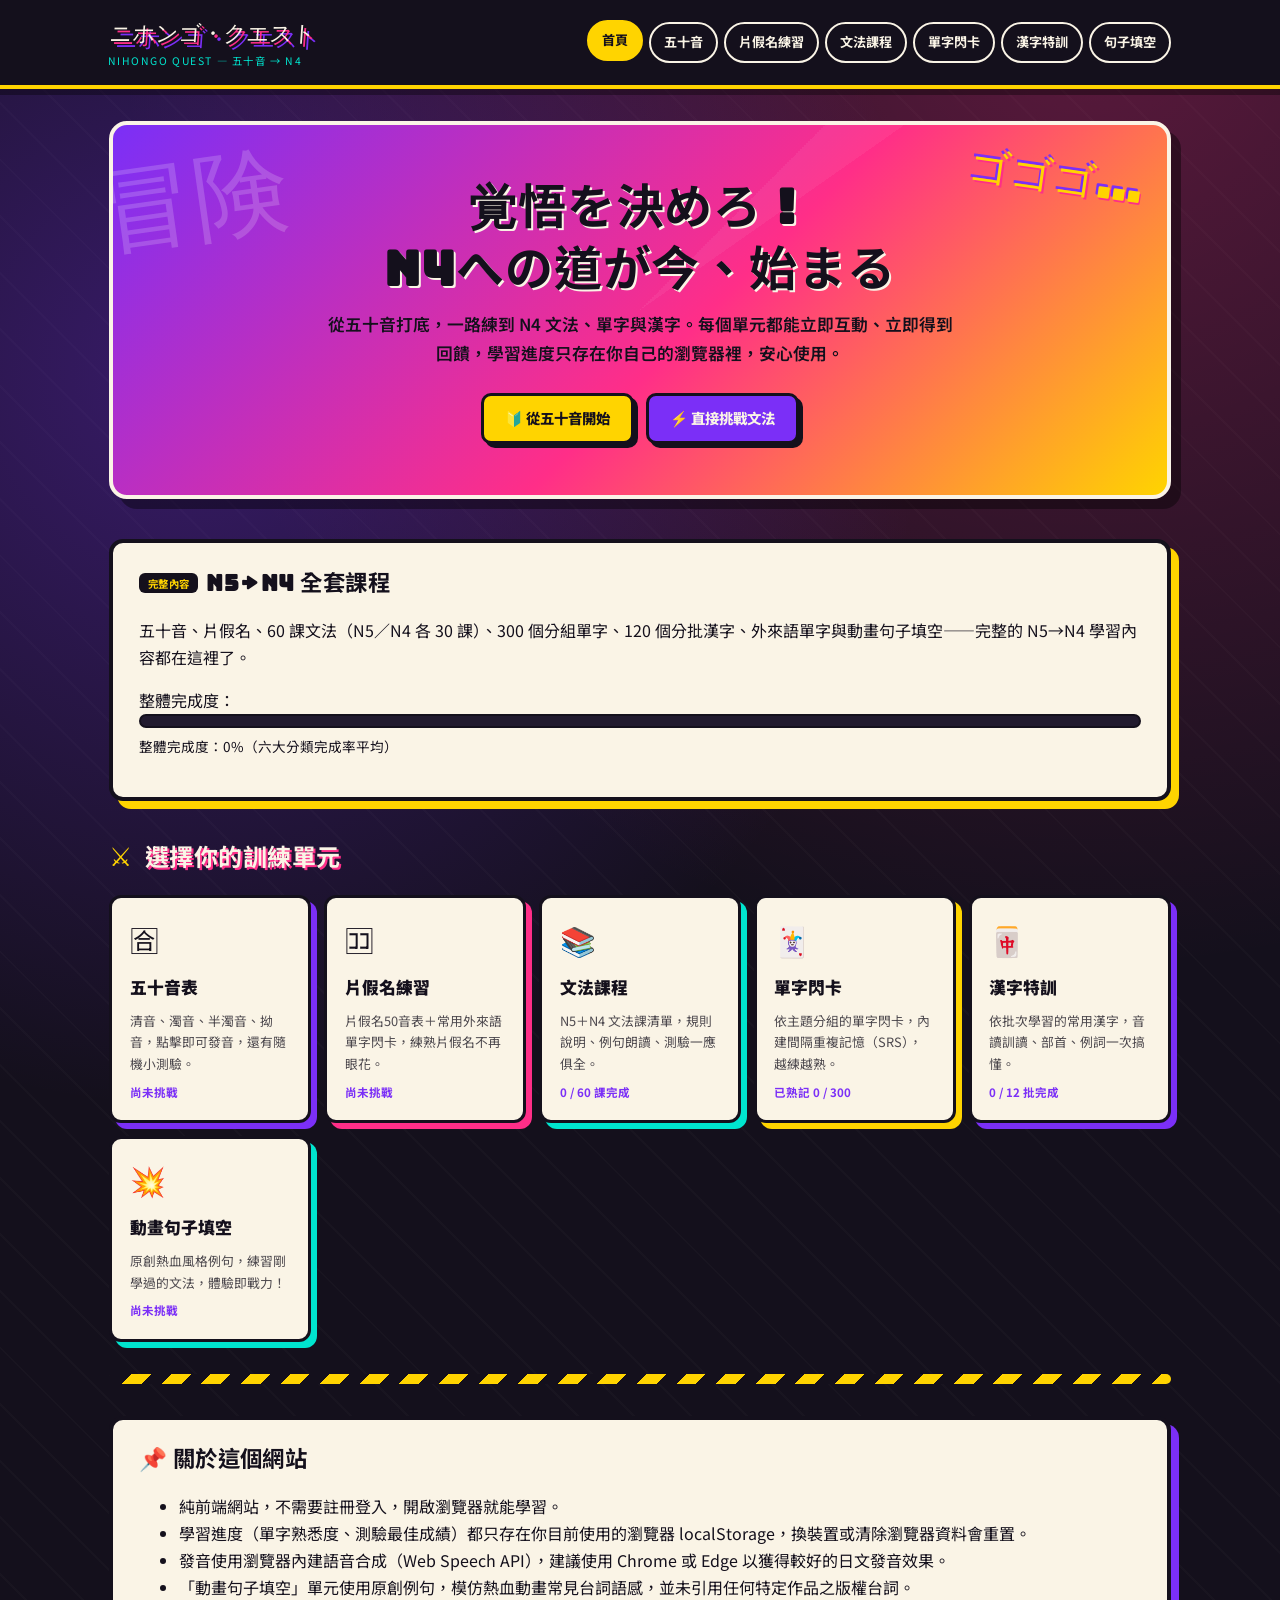
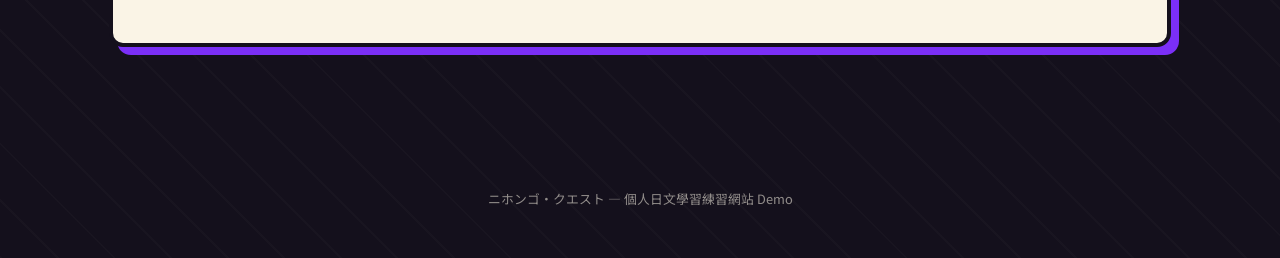
<file: index.html>
<!DOCTYPE html>
<html lang="zh-Hant">
<head>
<meta charset="UTF-8" />
<meta name="viewport" content="width=device-width, initial-scale=1.0" />
<title>ニホンゴ・クエスト｜五十音からN4へ</title>
<meta name="description" content="從五十音開始，一路挑戰到 N4 的互動日文學習網站" />
<link rel="preconnect" href="https://fonts.googleapis.com">
<link href="https://fonts.googleapis.com/css2?family=Bungee&family=Noto+Sans+JP:wght@400;500;700;900&family=Noto+Sans+TC:wght@400;500;700;900&display=swap" rel="stylesheet">
<link rel="stylesheet" href="css/style.css" />
</head>
<body>
<header class="site-header">
  <div class="header-inner">
    <a class="brand" href="index.html">
      <span class="title">ニホンゴ・クエスト</span>
      <span class="subtitle">NIHONGO QUEST — 五十音 → N4</span>
    </a>
    <nav class="main-nav">
      <a href="index.html" aria-current="page">首頁</a>
      <a href="gojuon.html">五十音</a>
      <a href="katakana.html">片假名練習</a>
      <a href="grammar-index.html">文法課程</a>
      <a href="vocab-index.html">單字閃卡</a>
      <a href="kanji-index.html">漢字特訓</a>
      <a href="anime-fill.html">句子填空</a>
    </nav>
  </div>
</header>

<main>
  <section class="hero">
    <span class="impact-text">冒険</span>
    <span class="sfx-flourish" style="position:absolute; top:1rem; right:1.5rem; transform:rotate(8deg);">ゴゴゴ…</span>
    <h1>覚悟を決めろ！<br>N4への道が今、始まる</h1>
    <p>從五十音打底，一路練到 N4 文法、單字與漢字。每個單元都能立即互動、立即得到回饋，學習進度只存在你自己的瀏覽器裡，安心使用。</p>
    <div class="cta-row">
      <a class="btn" href="gojuon.html">🔰 從五十音開始</a>
      <a class="btn purple" href="grammar-index.html">⚡ 直接挑戰文法</a>
    </div>
  </section>

  <div class="panel accent-gold">
    <h2><span class="tag">完整內容</span> N5→N4 全套課程</h2>
    <p>五十音、片假名、60 課文法（N5／N4 各 30 課）、300 個分組單字、120 個分批漢字、外來語單字與動畫句子填空——完整的 N5→N4 學習內容都在這裡了。</p>
    <p style="margin-bottom:0;">整體完成度：</p>
    <div class="progress-bar"><span id="overall-progress-bar" style="width:0%;"></span></div>
    <p id="overall-progress-label" style="font-size:0.85rem; margin-top:0.4rem;">整體完成度：讀取中…</p>
  </div>

  <div class="section-title">
    <span class="bolt">⚔</span>
    <h2>選擇你的訓練單元</h2>
  </div>

  <div class="card-grid">
    <a class="unit-card" href="gojuon.html">
      <span class="icon">🈴</span>
      <span class="name">五十音表</span>
      <span class="desc">清音、濁音、半濁音、拗音，點擊即可發音，還有隨機小測驗。</span>
      <span class="progress-label" id="status-gojuon">讀取中…</span>
    </a>
    <a class="unit-card" href="katakana.html">
      <span class="icon">🈁</span>
      <span class="name">片假名練習</span>
      <span class="desc">片假名50音表＋常用外來語單字閃卡，練熟片假名不再眼花。</span>
      <span class="progress-label" id="status-katakana">讀取中…</span>
    </a>
    <a class="unit-card" href="grammar-index.html">
      <span class="icon">📚</span>
      <span class="name">文法課程</span>
      <span class="desc">N5＋N4 文法課清單，規則說明、例句朗讀、測驗一應俱全。</span>
      <span class="progress-label" id="status-grammar">讀取中…</span>
    </a>
    <a class="unit-card" href="vocab-index.html">
      <span class="icon">🃏</span>
      <span class="name">單字閃卡</span>
      <span class="desc">依主題分組的單字閃卡，內建間隔重複記憶（SRS），越練越熟。</span>
      <span class="progress-label" id="status-vocab">讀取中…</span>
    </a>
    <a class="unit-card" href="kanji-index.html">
      <span class="icon">🀄</span>
      <span class="name">漢字特訓</span>
      <span class="desc">依批次學習的常用漢字，音讀訓讀、部首、例詞一次搞懂。</span>
      <span class="progress-label" id="status-kanji">讀取中…</span>
    </a>
    <a class="unit-card" href="anime-fill.html">
      <span class="icon">💥</span>
      <span class="name">動畫句子填空</span>
      <span class="desc">原創熱血風格例句，練習剛學過的文法，體驗即戰力！</span>
      <span class="progress-label" id="status-anime">讀取中…</span>
    </a>
  </div>

  <div class="stripe-divider"></div>

  <div class="panel">
    <h2>📌 關於這個網站</h2>
    <ul>
      <li>純前端網站，不需要註冊登入，開啟瀏覽器就能學習。</li>
      <li>學習進度（單字熟悉度、測驗最佳成績）都只存在你目前使用的瀏覽器 localStorage，換裝置或清除瀏覽器資料會重置。</li>
      <li>發音使用瀏覽器內建語音合成（Web Speech API），建議使用 Chrome 或 Edge 以獲得較好的日文發音效果。</li>
      <li>「動畫句子填空」單元使用原創例句，模仿熱血動畫常見台詞語感，並未引用任何特定作品之版權台詞。</li>
    </ul>
  </div>
</main>

<footer class="site-footer">
  ニホンゴ・クエスト — 個人日文學習練習網站 Demo
</footer>

<script src="js/storage.js"></script>
<script src="js/srs.js"></script>
<script src="js/tts.js"></script>
<script src="js/data/vocab-data.js"></script>
<script src="js/data/kanji-data.js"></script>
<script src="js/data/sentences-data.js"></script>
<script src="js/dashboard.js"></script>
</body>
</html>
</file>
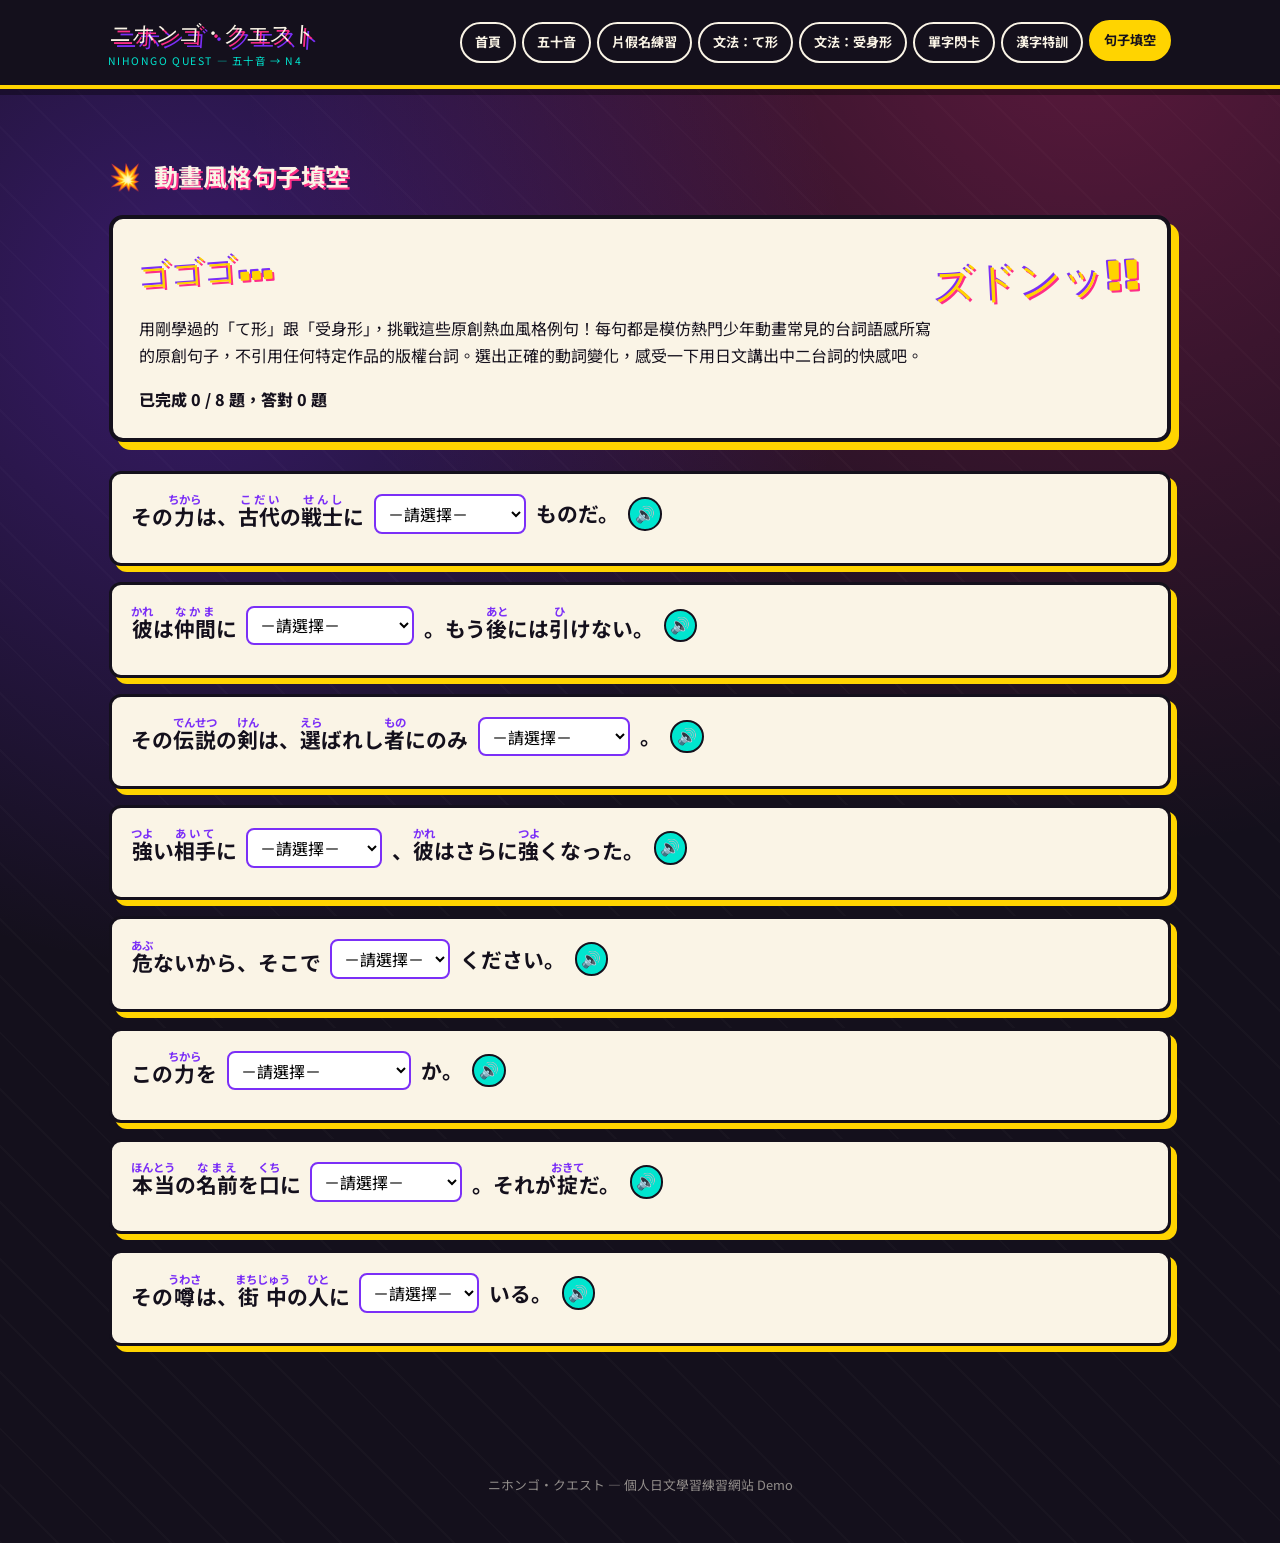
<file: anime-fill.html>
<!DOCTYPE html>
<html lang="zh-Hant">
<head>
<meta charset="UTF-8" />
<meta name="viewport" content="width=device-width, initial-scale=1.0" />
<title>動畫句子填空｜ニホンゴ・クエスト</title>
<link rel="preconnect" href="https://fonts.googleapis.com">
<link href="https://fonts.googleapis.com/css2?family=Bungee&family=Noto+Sans+JP:wght@400;500;700;900&family=Noto+Sans+TC:wght@400;500;700;900&display=swap" rel="stylesheet">
<link rel="stylesheet" href="css/style.css" />
</head>
<body>
<header class="site-header">
  <div class="header-inner">
    <a class="brand" href="index.html">
      <span class="title">ニホンゴ・クエスト</span>
      <span class="subtitle">NIHONGO QUEST — 五十音 → N4</span>
    </a>
    <nav class="main-nav">
      <a href="index.html">首頁</a>
      <a href="gojuon.html">五十音</a>
      <a href="katakana.html">片假名練習</a>
      <a href="lesson-te-form.html">文法：て形</a>
      <a href="lesson-passive.html">文法：受身形</a>
      <a href="vocab.html">單字閃卡</a>
      <a href="kanji.html">漢字特訓</a>
      <a href="anime-fill.html" aria-current="page">句子填空</a>
    </nav>
  </div>
</header>

<main>
  <div class="section-title">
    <span class="bolt">💥</span>
    <h2>動畫風格句子填空</h2>
  </div>

  <div class="panel accent-gold">
    <span class="sfx">ゴゴゴ…</span>
    <span class="sfx-flourish" style="float:right;">ズドンッ!!</span>
    <p>用剛學過的「て形」跟「受身形」，挑戰這些原創熱血風格例句！每句都是模仿熱門少年動畫常見的台詞語感所寫的原創句子，不引用任何特定作品的版權台詞。選出正確的動詞變化，感受一下用日文講出中二台詞的快感吧。</p>
    <p id="anime-fill-summary" style="font-weight:800; margin-bottom:0;">讀取中…</p>
  </div>

  <div id="anime-fill-list"></div>
</main>

<footer class="site-footer">
  ニホンゴ・クエスト — 個人日文學習練習網站 Demo
</footer>

<script src="js/storage.js"></script>
<script src="js/tts.js"></script>
<script src="js/data/sentences-data.js"></script>
<script src="js/anime-fill.js"></script>
</body>
</html>
</file>
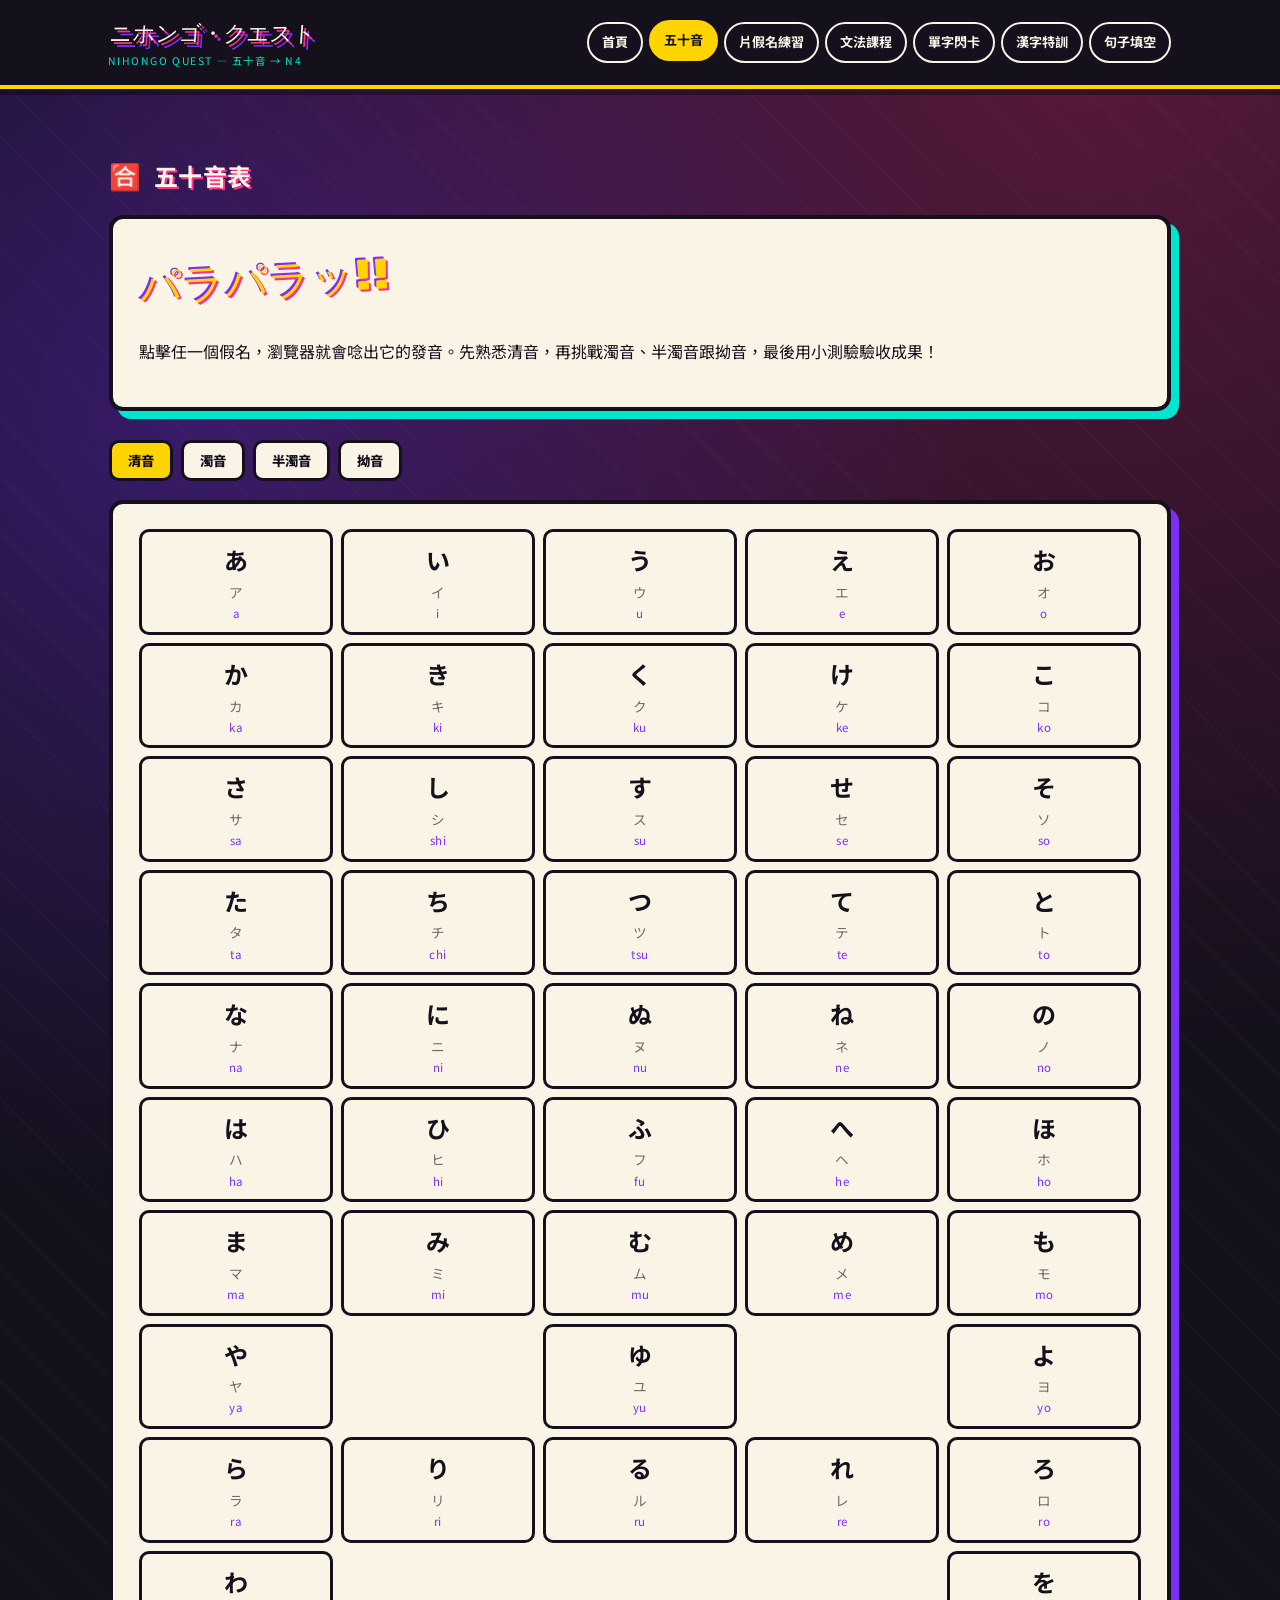
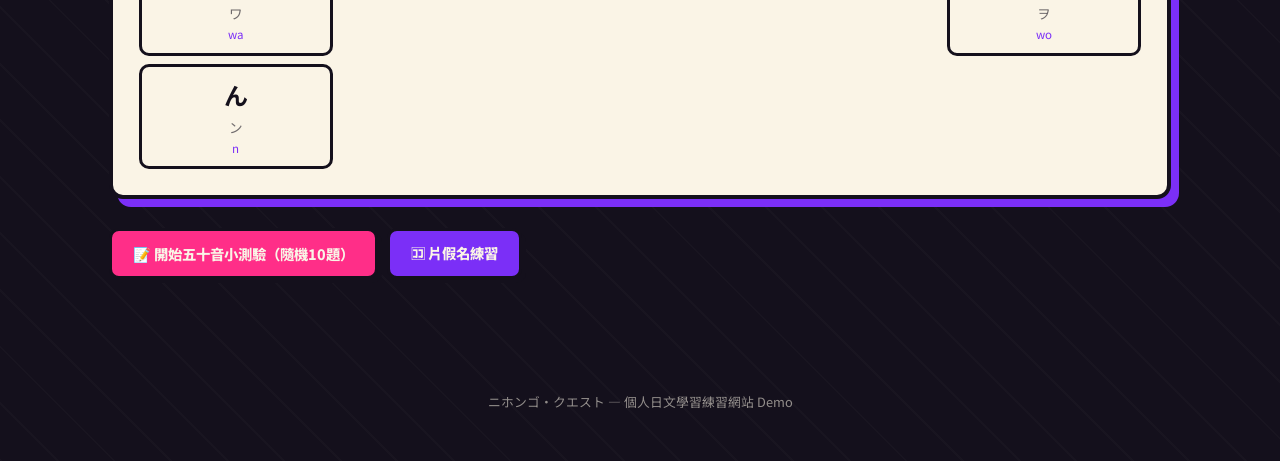
<file: gojuon.html>
<!DOCTYPE html>
<html lang="zh-Hant">
<head>
<meta charset="UTF-8" />
<meta name="viewport" content="width=device-width, initial-scale=1.0" />
<title>五十音表｜ニホンゴ・クエスト</title>
<link rel="preconnect" href="https://fonts.googleapis.com">
<link href="https://fonts.googleapis.com/css2?family=Bungee&family=Noto+Sans+JP:wght@400;500;700;900&family=Noto+Sans+TC:wght@400;500;700;900&display=swap" rel="stylesheet">
<link rel="stylesheet" href="css/style.css" />
</head>
<body>
<header class="site-header">
  <div class="header-inner">
    <a class="brand" href="index.html">
      <span class="title">ニホンゴ・クエスト</span>
      <span class="subtitle">NIHONGO QUEST — 五十音 → N4</span>
    </a>
    <nav class="main-nav">
      <a href="index.html">首頁</a>
      <a href="gojuon.html" aria-current="page">五十音</a>
      <a href="katakana.html">片假名練習</a>
      <a href="grammar-index.html">文法課程</a>
      <a href="vocab-index.html">單字閃卡</a>
      <a href="kanji-index.html">漢字特訓</a>
      <a href="anime-fill.html">句子填空</a>
    </nav>
  </div>
</header>

<main>
  <div class="section-title">
    <span class="bolt">🈴</span>
    <h2>五十音表</h2>
  </div>
  <div class="panel accent-teal">
    <span class="sfx-flourish">パラパラッ!!</span>
    <p>點擊任一個假名，瀏覽器就會唸出它的發音。先熟悉清音，再挑戰濁音、半濁音跟拗音，最後用小測驗驗收成果！</p>
  </div>

  <section id="gojuon-table-section">
    <div class="gojuon-tools">
      <button class="kana-tab active" data-category="seion">清音</button>
      <button class="kana-tab" data-category="dakuten">濁音</button>
      <button class="kana-tab" data-category="handakuten">半濁音</button>
      <button class="kana-tab" data-category="youon">拗音</button>
    </div>
    <div class="panel">
      <div class="gojuon-grid jp" id="gojuon-grid"></div>
    </div>
    <div class="btn-row">
      <button class="btn pink" id="gojuon-quiz-btn">📝 開始五十音小測驗（隨機10題）</button>
      <a class="btn purple" href="katakana.html">🈁 片假名練習</a>
    </div>
  </section>

  <section id="gojuon-quiz" style="display:none;">
    <div class="panel accent-pink" id="gojuon-quiz-container"></div>
    <div class="btn-row">
      <button class="btn secondary" id="gojuon-back-btn">← 回到五十音表</button>
    </div>
  </section>
</main>

<footer class="site-footer">
  ニホンゴ・クエスト — 個人日文學習練習網站 Demo
</footer>

<script src="js/storage.js"></script>
<script src="js/tts.js"></script>
<script src="js/quiz.js"></script>
<script src="js/data/gojuon-data.js"></script>
<script src="js/gojuon.js"></script>
</body>
</html>
</file>
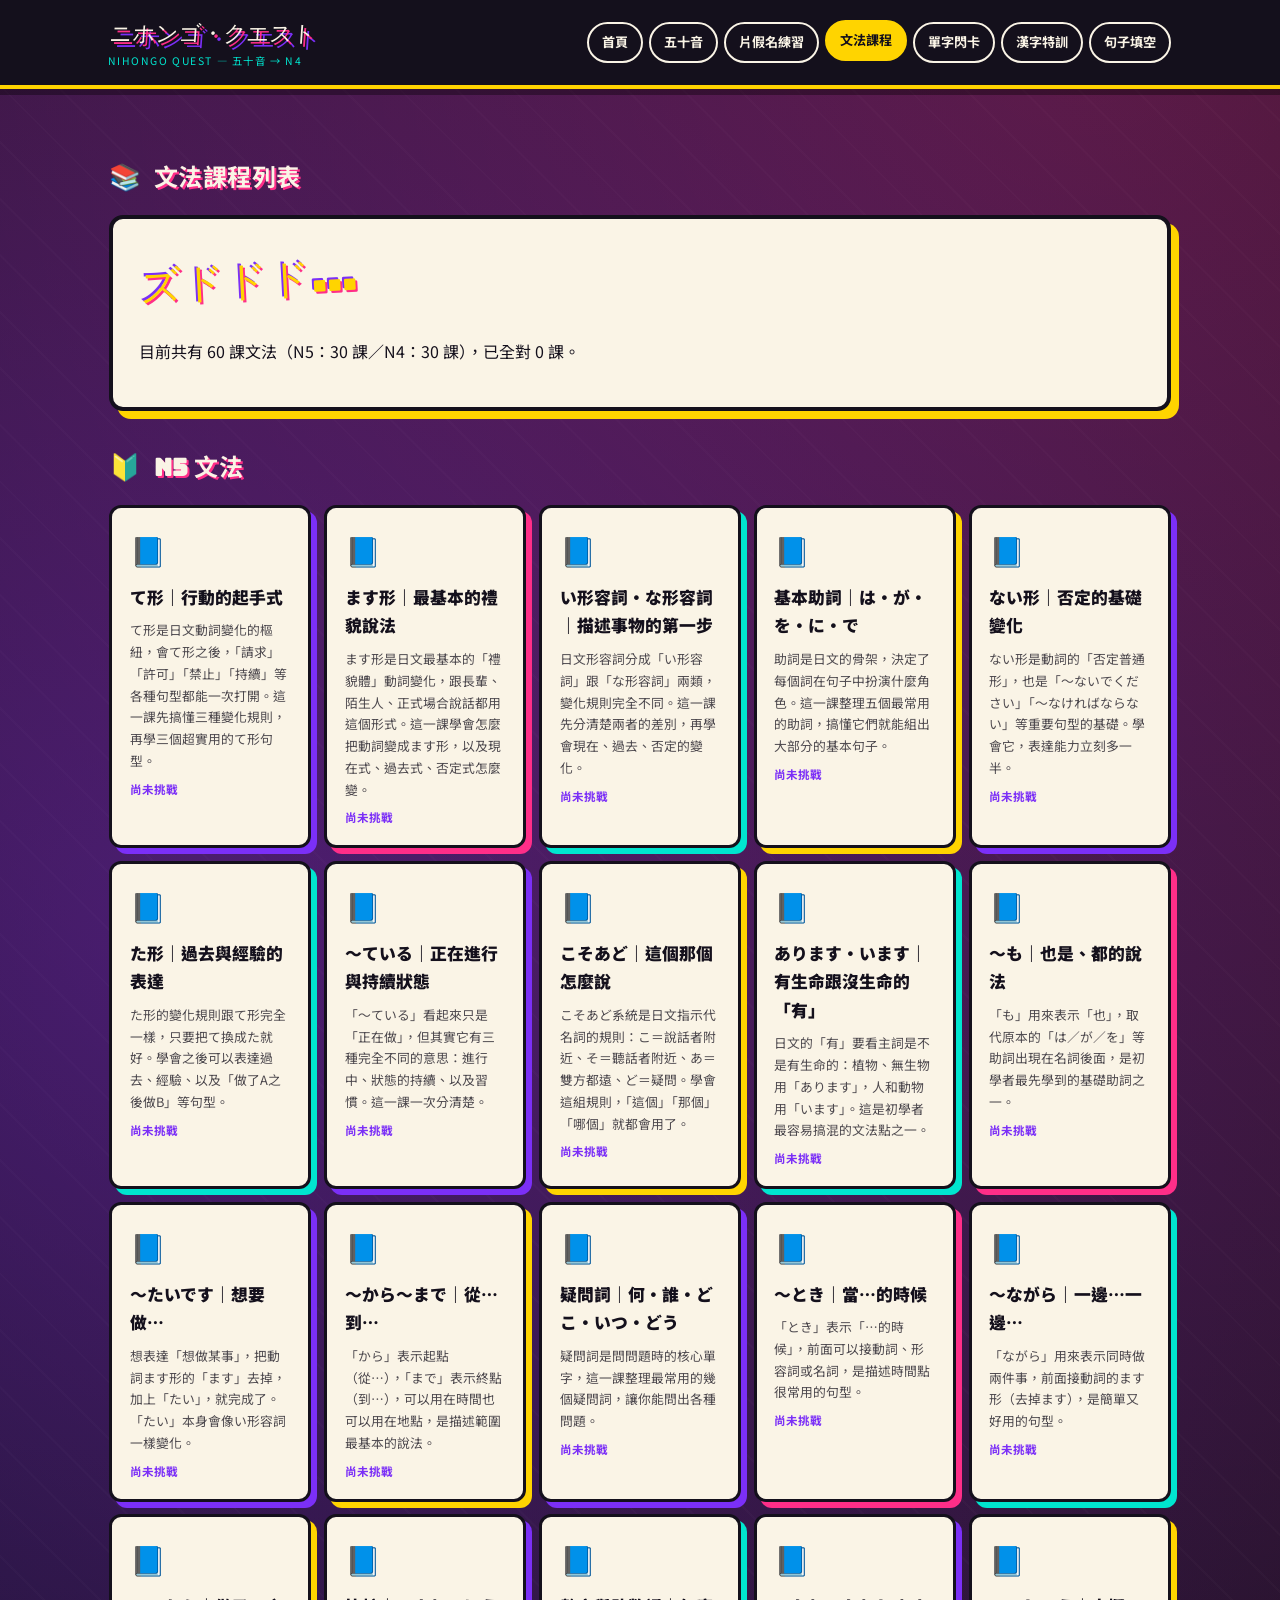
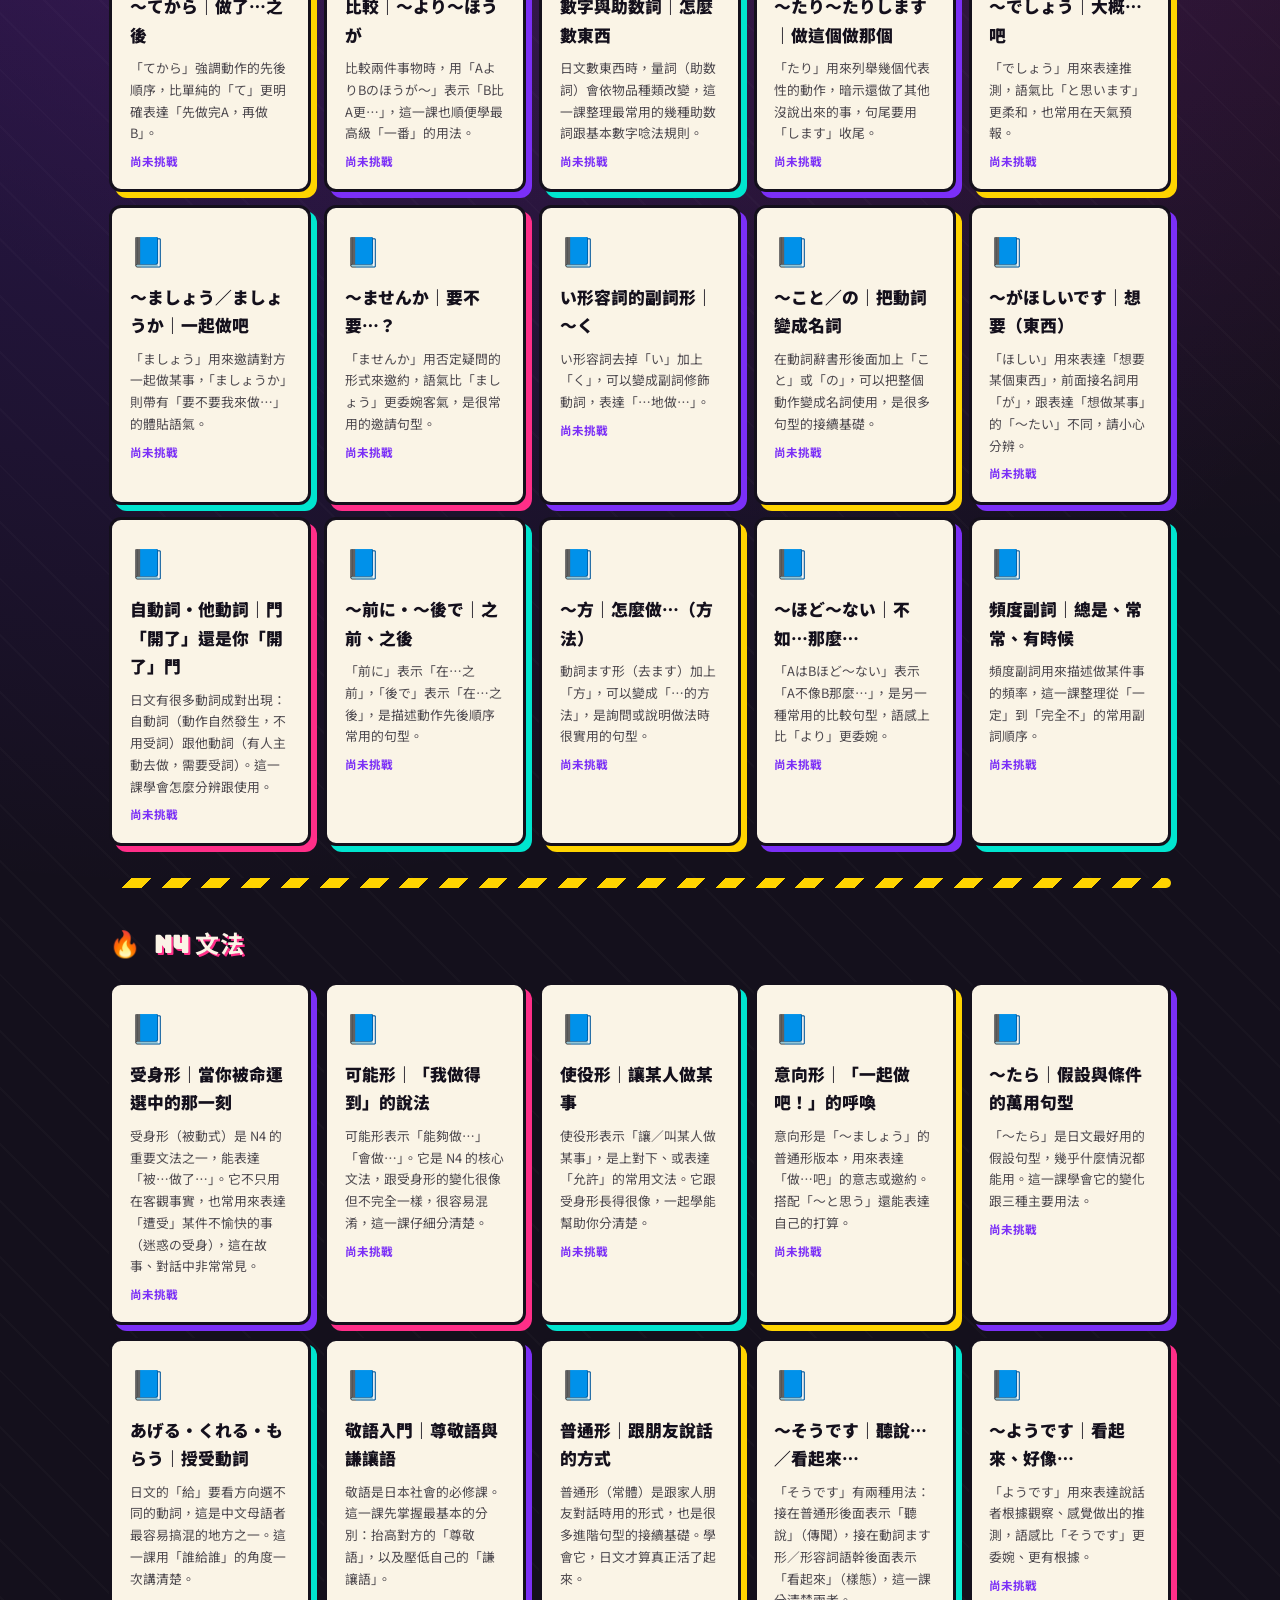
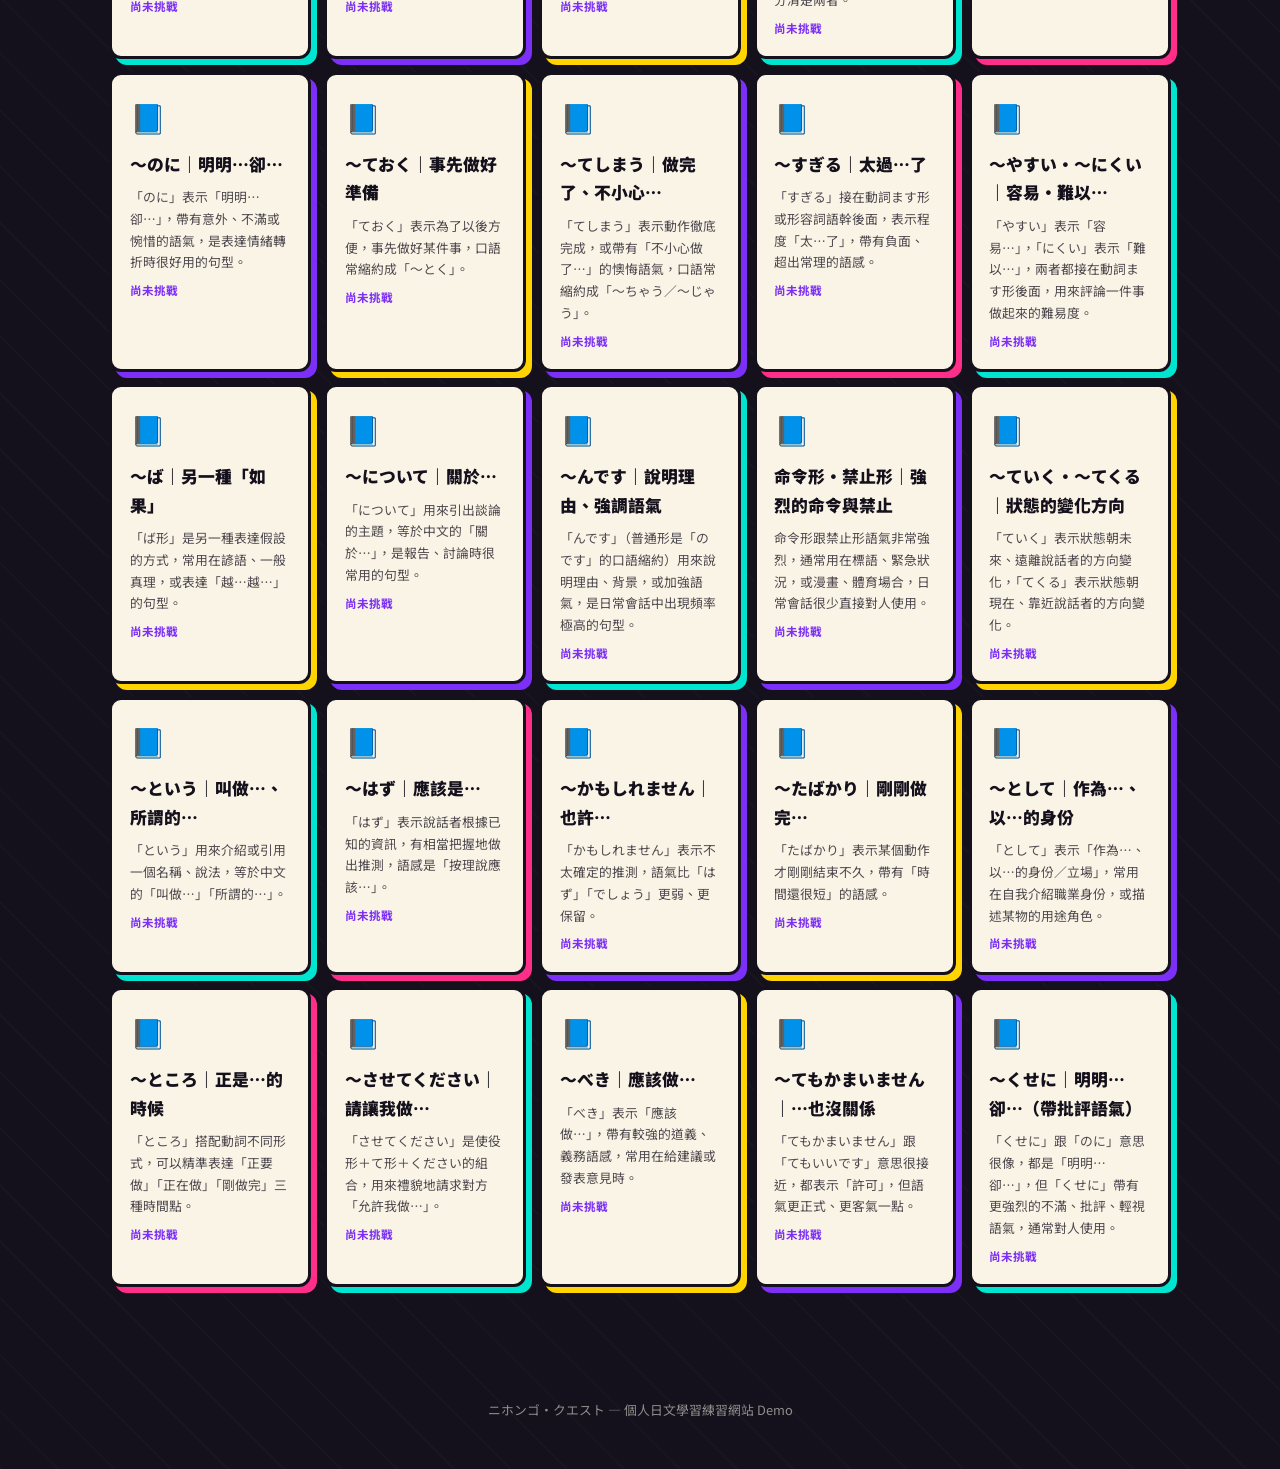
<file: grammar-index.html>
<!DOCTYPE html>
<html lang="zh-Hant">
<head>
<meta charset="UTF-8" />
<meta name="viewport" content="width=device-width, initial-scale=1.0" />
<title>文法課程列表｜ニホンゴ・クエスト</title>
<link rel="preconnect" href="https://fonts.googleapis.com">
<link href="https://fonts.googleapis.com/css2?family=Bungee&family=Noto+Sans+JP:wght@400;500;700;900&family=Noto+Sans+TC:wght@400;500;700;900&display=swap" rel="stylesheet">
<link rel="stylesheet" href="css/style.css" />
</head>
<body>
<header class="site-header">
  <div class="header-inner">
    <a class="brand" href="index.html">
      <span class="title">ニホンゴ・クエスト</span>
      <span class="subtitle">NIHONGO QUEST — 五十音 → N4</span>
    </a>
    <nav class="main-nav">
      <a href="index.html">首頁</a>
      <a href="gojuon.html">五十音</a>
      <a href="katakana.html">片假名練習</a>
      <a href="grammar-index.html" aria-current="page">文法課程</a>
      <a href="vocab-index.html">單字閃卡</a>
      <a href="kanji-index.html">漢字特訓</a>
      <a href="anime-fill.html">句子填空</a>
    </nav>
  </div>
</header>

<main>
  <div class="section-title">
    <span class="bolt">📚</span>
    <h2>文法課程列表</h2>
  </div>

  <div class="panel accent-gold">
    <span class="sfx-flourish">ズドドド…</span>
    <p id="grammar-summary">讀取中…</p>
  </div>

  <div class="section-title"><span class="bolt">🔰</span><h2>N5 文法</h2></div>
  <div class="card-grid" id="n5-lesson-list"></div>

  <div class="stripe-divider"></div>

  <div class="section-title"><span class="bolt">🔥</span><h2>N4 文法</h2></div>
  <div class="card-grid" id="n4-lesson-list"></div>
</main>

<footer class="site-footer">
  ニホンゴ・クエスト — 個人日文學習練習網站 Demo
</footer>

<script src="js/storage.js"></script>
<script src="js/data/sentences-data.js"></script>
<script src="js/grammar-index.js"></script>
</body>
</html>
</file>
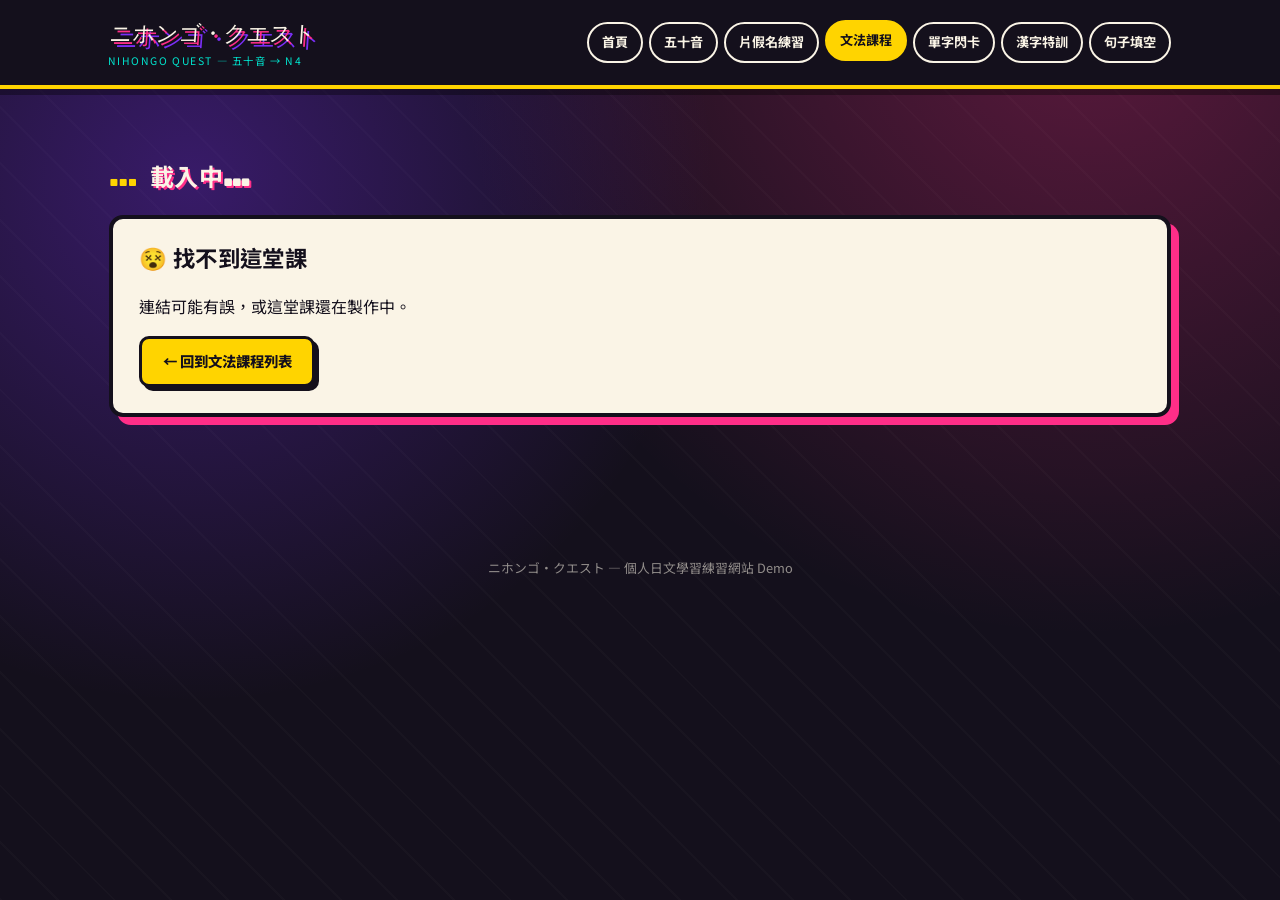
<file: grammar.html>
<!DOCTYPE html>
<html lang="zh-Hant">
<head>
<meta charset="UTF-8" />
<meta name="viewport" content="width=device-width, initial-scale=1.0" />
<title>文法課程｜ニホンゴ・クエスト</title>
<link rel="preconnect" href="https://fonts.googleapis.com">
<link href="https://fonts.googleapis.com/css2?family=Bungee&family=Noto+Sans+JP:wght@400;500;700;900&family=Noto+Sans+TC:wght@400;500;700;900&display=swap" rel="stylesheet">
<link rel="stylesheet" href="css/style.css" />
</head>
<body>
<header class="site-header">
  <div class="header-inner">
    <a class="brand" href="index.html">
      <span class="title">ニホンゴ・クエスト</span>
      <span class="subtitle">NIHONGO QUEST — 五十音 → N4</span>
    </a>
    <nav class="main-nav">
      <a href="index.html">首頁</a>
      <a href="gojuon.html">五十音</a>
      <a href="katakana.html">片假名練習</a>
      <a href="grammar-index.html" aria-current="page">文法課程</a>
      <a href="vocab-index.html">單字閃卡</a>
      <a href="kanji-index.html">漢字特訓</a>
      <a href="anime-fill.html">句子填空</a>
    </nav>
  </div>
</header>

<main>
  <div class="section-title">
    <span class="bolt" id="lesson-level-badge">…</span>
    <h2 id="lesson-title">載入中…</h2>
  </div>

  <div id="lesson-not-found" class="panel accent-pink" style="display:none;">
    <h2>😵 找不到這堂課</h2>
    <p>連結可能有誤，或這堂課還在製作中。</p>
    <a class="btn" href="grammar-index.html">← 回到文法課程列表</a>
  </div>

  <section id="lesson-content">
    <div class="panel accent-gold">
      <p id="lesson-intro"></p>
    </div>

    <div id="rules-section">
      <div class="section-title"><span class="bolt">📐</span><h2>變化規則</h2></div>
      <div id="rules-list"></div>
    </div>

    <div class="section-title"><span class="bolt">💬</span><h2>常用句型</h2></div>
    <div id="usages-list"></div>

    <div class="btn-row">
      <button class="btn pink" id="lesson-quiz-btn">📝 開始文法小測驗</button>
      <a class="btn secondary" href="grammar-index.html">← 回到文法課程列表</a>
    </div>
  </section>

  <section id="lesson-quiz-section" style="display:none;">
    <div class="panel accent-pink" id="lesson-quiz-container"></div>
    <div class="btn-row">
      <button class="btn secondary" id="lesson-back-btn">← 回到課程內容</button>
    </div>
  </section>
</main>

<footer class="site-footer">
  ニホンゴ・クエスト — 個人日文學習練習網站 Demo
</footer>

<script src="js/storage.js"></script>
<script src="js/tts.js"></script>
<script src="js/quiz.js"></script>
<script src="js/lesson.js"></script>
<script src="js/data/sentences-data.js"></script>
</body>
</html>
</file>
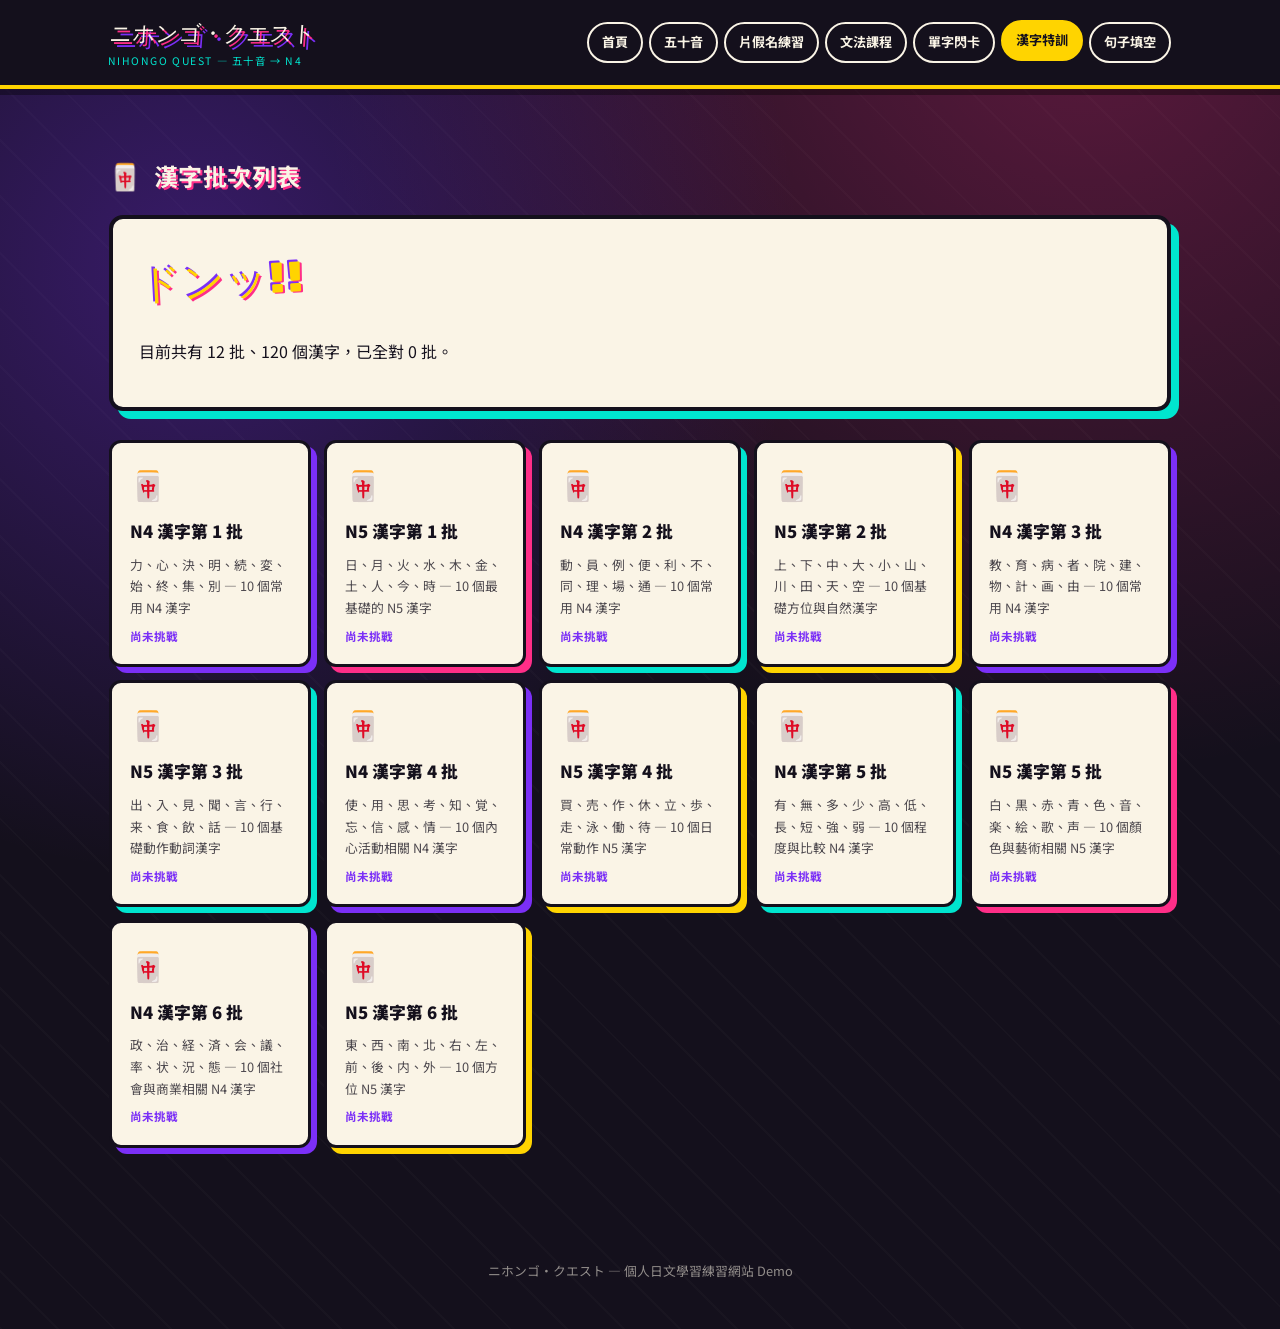
<file: kanji-index.html>
<!DOCTYPE html>
<html lang="zh-Hant">
<head>
<meta charset="UTF-8" />
<meta name="viewport" content="width=device-width, initial-scale=1.0" />
<title>漢字批次列表｜ニホンゴ・クエスト</title>
<link rel="preconnect" href="https://fonts.googleapis.com">
<link href="https://fonts.googleapis.com/css2?family=Bungee&family=Noto+Sans+JP:wght@400;500;700;900&family=Noto+Sans+TC:wght@400;500;700;900&display=swap" rel="stylesheet">
<link rel="stylesheet" href="css/style.css" />
</head>
<body>
<header class="site-header">
  <div class="header-inner">
    <a class="brand" href="index.html">
      <span class="title">ニホンゴ・クエスト</span>
      <span class="subtitle">NIHONGO QUEST — 五十音 → N4</span>
    </a>
    <nav class="main-nav">
      <a href="index.html">首頁</a>
      <a href="gojuon.html">五十音</a>
      <a href="katakana.html">片假名練習</a>
      <a href="grammar-index.html">文法課程</a>
      <a href="vocab-index.html">單字閃卡</a>
      <a href="kanji-index.html" aria-current="page">漢字特訓</a>
      <a href="anime-fill.html">句子填空</a>
    </nav>
  </div>
</header>

<main>
  <div class="section-title">
    <span class="bolt">🀄</span>
    <h2>漢字批次列表</h2>
  </div>

  <div class="panel accent-teal">
    <span class="sfx-flourish">ドンッ!!</span>
    <p id="kanji-summary">讀取中…</p>
  </div>

  <div class="card-grid" id="kanji-batch-list"></div>
</main>

<footer class="site-footer">
  ニホンゴ・クエスト — 個人日文學習練習網站 Demo
</footer>

<script src="js/storage.js"></script>
<script src="js/data/kanji-data.js"></script>
<script src="js/kanji-index.js"></script>
</body>
</html>
</file>
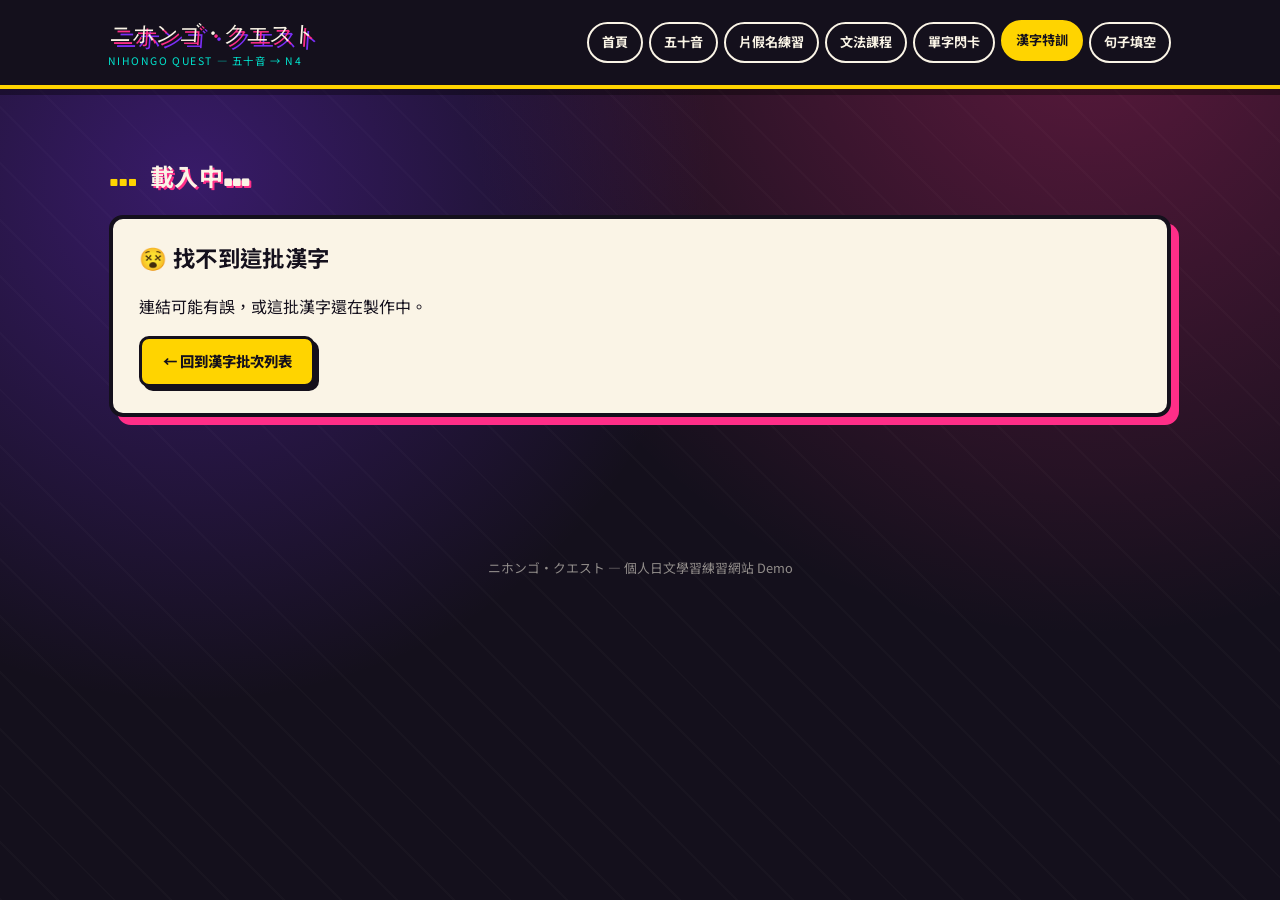
<file: kanji.html>
<!DOCTYPE html>
<html lang="zh-Hant">
<head>
<meta charset="UTF-8" />
<meta name="viewport" content="width=device-width, initial-scale=1.0" />
<title>漢字特訓｜ニホンゴ・クエスト</title>
<link rel="preconnect" href="https://fonts.googleapis.com">
<link href="https://fonts.googleapis.com/css2?family=Bungee&family=Noto+Sans+JP:wght@400;500;700;900&family=Noto+Sans+TC:wght@400;500;700;900&display=swap" rel="stylesheet">
<link rel="stylesheet" href="css/style.css" />
</head>
<body>
<header class="site-header">
  <div class="header-inner">
    <a class="brand" href="index.html">
      <span class="title">ニホンゴ・クエスト</span>
      <span class="subtitle">NIHONGO QUEST — 五十音 → N4</span>
    </a>
    <nav class="main-nav">
      <a href="index.html">首頁</a>
      <a href="gojuon.html">五十音</a>
      <a href="katakana.html">片假名練習</a>
      <a href="grammar-index.html">文法課程</a>
      <a href="vocab-index.html">單字閃卡</a>
      <a href="kanji-index.html" aria-current="page">漢字特訓</a>
      <a href="anime-fill.html">句子填空</a>
    </nav>
  </div>
</header>

<main>
  <div class="section-title">
    <span class="bolt" id="batch-level-badge">…</span>
    <h2 id="batch-title">載入中…</h2>
  </div>

  <div id="batch-not-found" class="panel accent-pink" style="display:none;">
    <h2>😵 找不到這批漢字</h2>
    <p>連結可能有誤，或這批漢字還在製作中。</p>
    <a class="btn" href="kanji-index.html">← 回到漢字批次列表</a>
  </div>

  <section id="batch-content">
    <div class="panel accent-teal">
      <span class="sfx-flourish">ドンッ!!</span>
      <p id="batch-desc"></p>
      <p>點擊漢字卡片查看音讀、訓讀、部首與例詞，熟悉之後再挑戰讀音小測驗！</p>
    </div>

    <section id="kanji-grid-section">
      <div class="kanji-grid" id="kanji-grid"></div>
      <div class="btn-row">
        <button class="btn pink" id="kanji-quiz-btn">📝 開始漢字讀音小測驗</button>
        <a class="btn ghost" href="kanji-index.html">← 回到漢字批次列表</a>
      </div>
    </section>

    <section id="kanji-quiz" style="display:none;">
      <div class="panel accent-pink" id="kanji-quiz-container"></div>
      <div class="btn-row">
        <button class="btn secondary" id="kanji-back-btn">← 回到漢字卡片</button>
      </div>
    </section>
  </section>
</main>

<footer class="site-footer">
  ニホンゴ・クエスト — 個人日文學習練習網站 Demo
</footer>

<script src="js/storage.js"></script>
<script src="js/tts.js"></script>
<script src="js/quiz.js"></script>
<script src="js/data/kanji-data.js"></script>
<script src="js/kanji.js"></script>
</body>
</html>
</file>
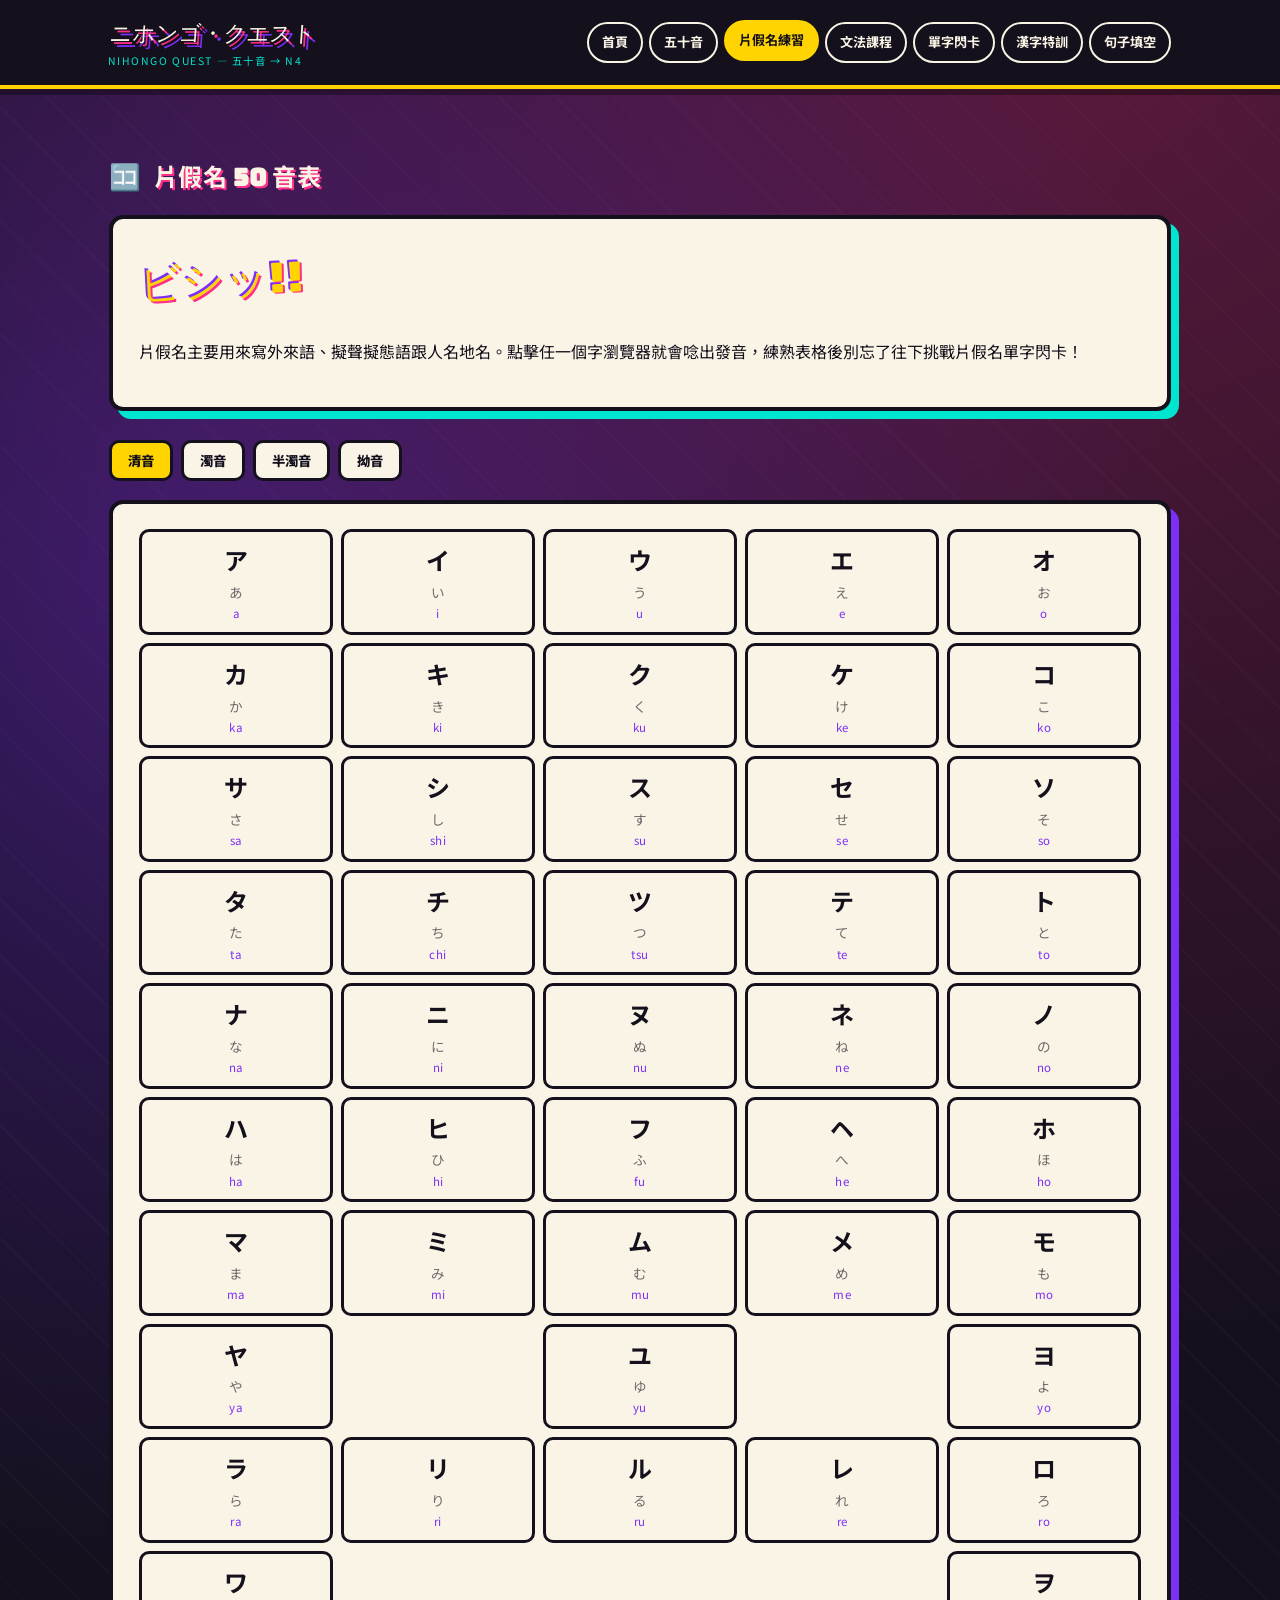
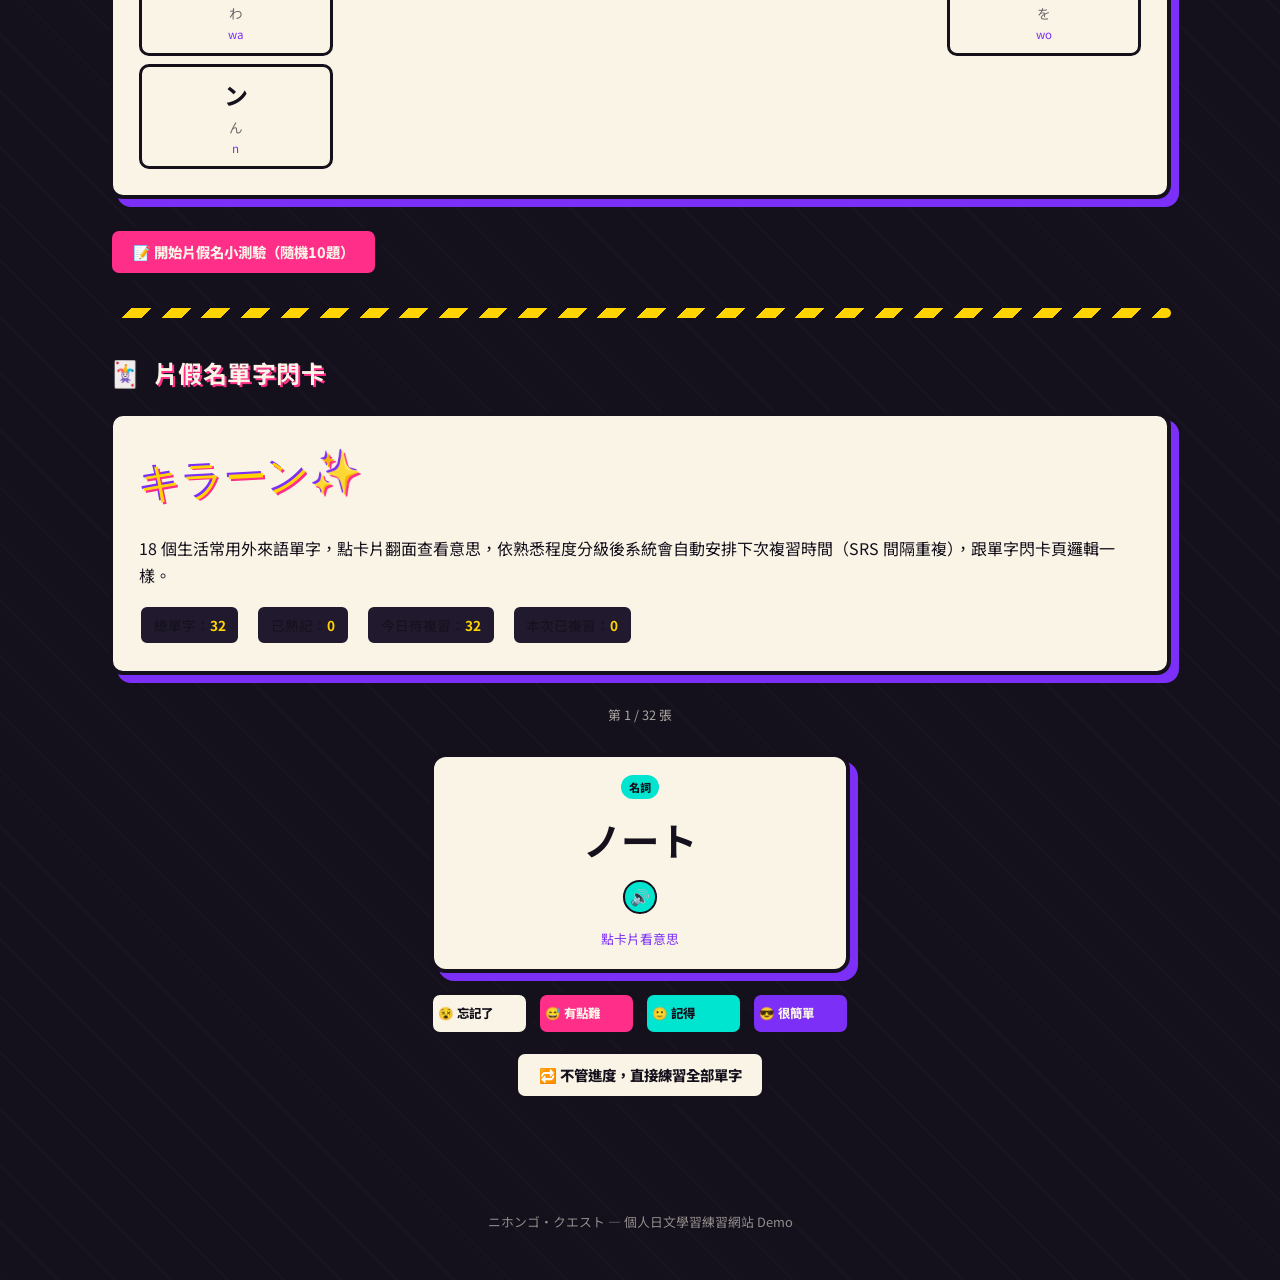
<file: katakana.html>
<!DOCTYPE html>
<html lang="zh-Hant">
<head>
<meta charset="UTF-8" />
<meta name="viewport" content="width=device-width, initial-scale=1.0" />
<title>片假名練習｜ニホンゴ・クエスト</title>
<link rel="preconnect" href="https://fonts.googleapis.com">
<link href="https://fonts.googleapis.com/css2?family=Bungee&family=Noto+Sans+JP:wght@400;500;700;900&family=Noto+Sans+TC:wght@400;500;700;900&display=swap" rel="stylesheet">
<link rel="stylesheet" href="css/style.css" />
</head>
<body>
<header class="site-header">
  <div class="header-inner">
    <a class="brand" href="index.html">
      <span class="title">ニホンゴ・クエスト</span>
      <span class="subtitle">NIHONGO QUEST — 五十音 → N4</span>
    </a>
    <nav class="main-nav">
      <a href="index.html">首頁</a>
      <a href="gojuon.html">五十音</a>
      <a href="katakana.html" aria-current="page">片假名練習</a>
      <a href="grammar-index.html">文法課程</a>
      <a href="vocab-index.html">單字閃卡</a>
      <a href="kanji-index.html">漢字特訓</a>
      <a href="anime-fill.html">句子填空</a>
    </nav>
  </div>
</header>

<main>
  <div class="section-title">
    <span class="bolt">🈁</span>
    <h2>片假名 50 音表</h2>
  </div>
  <div class="panel accent-teal">
    <span class="sfx-flourish">ビシッ!!</span>
    <p>片假名主要用來寫外來語、擬聲擬態語跟人名地名。點擊任一個字瀏覽器就會唸出發音，練熟表格後別忘了往下挑戰片假名單字閃卡！</p>
  </div>

  <section id="katakana-table-section">
    <div class="gojuon-tools">
      <button class="kana-tab active" data-category="seion">清音</button>
      <button class="kana-tab" data-category="dakuten">濁音</button>
      <button class="kana-tab" data-category="handakuten">半濁音</button>
      <button class="kana-tab" data-category="youon">拗音</button>
    </div>
    <div class="panel">
      <div class="gojuon-grid jp" id="katakana-grid"></div>
    </div>
    <div class="btn-row">
      <button class="btn pink" id="katakana-quiz-btn">📝 開始片假名小測驗（隨機10題）</button>
    </div>
  </section>

  <section id="katakana-quiz" style="display:none;">
    <div class="panel accent-pink" id="katakana-quiz-container"></div>
    <div class="btn-row">
      <button class="btn secondary" id="katakana-back-btn">← 回到片假名表</button>
    </div>
  </section>

  <div class="stripe-divider"></div>

  <div class="section-title">
    <span class="bolt">🃏</span>
    <h2>片假名單字閃卡</h2>
  </div>

  <div class="panel accent-purple">
    <span class="sfx-flourish">キラーン✨</span>
    <p>18 個生活常用外來語單字，點卡片翻面查看意思，依熟悉程度分級後系統會自動安排下次複習時間（SRS 間隔重複），跟單字閃卡頁邏輯一樣。</p>
    <div class="deck-status" id="deck-status"></div>
  </div>

  <div class="flash-stage" id="flash-stage"></div>

  <div class="btn-row" style="justify-content:center;">
    <button class="btn secondary" id="practice-all-btn">🔁 不管進度，直接練習全部單字</button>
  </div>
</main>

<footer class="site-footer">
  ニホンゴ・クエスト — 個人日文學習練習網站 Demo
</footer>

<script src="js/storage.js"></script>
<script src="js/srs.js"></script>
<script src="js/tts.js"></script>
<script src="js/quiz.js"></script>
<script src="js/flashcard.js"></script>
<script src="js/data/gojuon-data.js"></script>
<script src="js/data/katakana-data.js"></script>
<script src="js/katakana.js"></script>
</body>
</html>
</file>
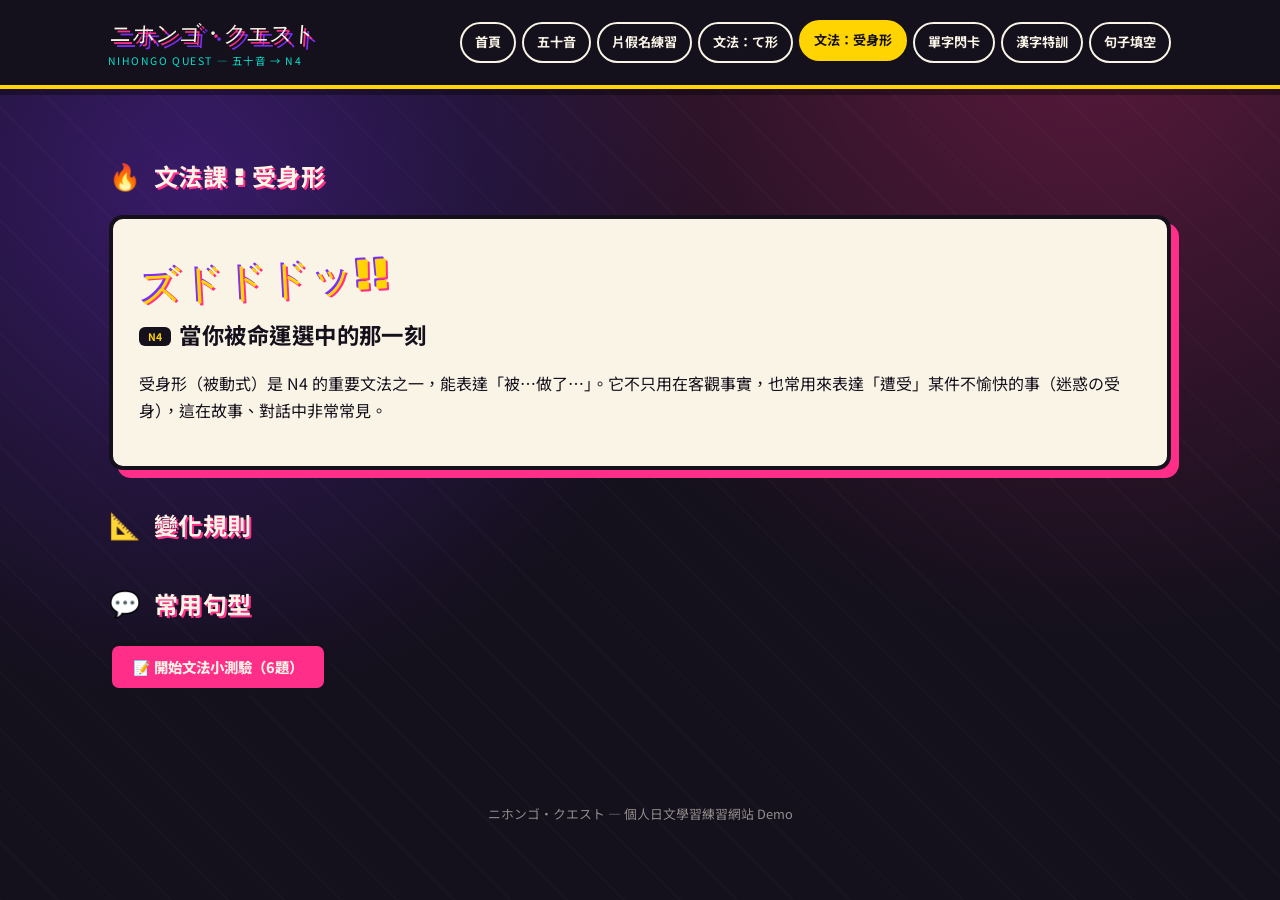
<file: lesson-passive.html>
<!DOCTYPE html>
<html lang="zh-Hant">
<head>
<meta charset="UTF-8" />
<meta name="viewport" content="width=device-width, initial-scale=1.0" />
<title>文法：受身形｜ニホンゴ・クエスト</title>
<link rel="preconnect" href="https://fonts.googleapis.com">
<link href="https://fonts.googleapis.com/css2?family=Bungee&family=Noto+Sans+JP:wght@400;500;700;900&family=Noto+Sans+TC:wght@400;500;700;900&display=swap" rel="stylesheet">
<link rel="stylesheet" href="css/style.css" />
</head>
<body>
<header class="site-header">
  <div class="header-inner">
    <a class="brand" href="index.html">
      <span class="title">ニホンゴ・クエスト</span>
      <span class="subtitle">NIHONGO QUEST — 五十音 → N4</span>
    </a>
    <nav class="main-nav">
      <a href="index.html">首頁</a>
      <a href="gojuon.html">五十音</a>
      <a href="katakana.html">片假名練習</a>
      <a href="lesson-te-form.html">文法：て形</a>
      <a href="lesson-passive.html" aria-current="page">文法：受身形</a>
      <a href="vocab.html">單字閃卡</a>
      <a href="kanji.html">漢字特訓</a>
      <a href="anime-fill.html">句子填空</a>
    </nav>
  </div>
</header>

<main>
  <div class="section-title">
    <span class="bolt">🔥</span>
    <h2>文法課：受身形</h2>
  </div>

  <section id="lesson-content">
    <div class="panel accent-pink">
      <span class="sfx-flourish">ズドドドッ!!</span>
      <h2><span class="tag">N4</span> 當你被命運選中的那一刻</h2>
      <p>受身形（被動式）是 N4 的重要文法之一，能表達「被…做了…」。它不只用在客觀事實，也常用來表達「遭受」某件不愉快的事（迷惑の受身），這在故事、對話中非常常見。</p>
    </div>

    <div class="section-title"><span class="bolt">📐</span><h2>變化規則</h2></div>
    <div id="rules-list"></div>

    <div class="section-title"><span class="bolt">💬</span><h2>常用句型</h2></div>
    <div id="usages-list"></div>

    <div class="btn-row">
      <button class="btn pink" id="lesson-quiz-btn">📝 開始文法小測驗（6題）</button>
    </div>
  </section>

  <section id="lesson-quiz-section" style="display:none;">
    <div class="panel accent-pink" id="lesson-quiz-container"></div>
    <div class="btn-row">
      <button class="btn secondary" id="lesson-back-btn">← 回到課程內容</button>
    </div>
  </section>
</main>

<footer class="site-footer">
  ニホンゴ・クエスト — 個人日文學習練習網站 Demo
</footer>

<script src="js/storage.js"></script>
<script src="js/tts.js"></script>
<script src="js/quiz.js"></script>
<script src="js/lesson.js"></script>
<script src="js/data/sentences-data.js"></script>
<script>
  document.addEventListener('DOMContentLoaded', () => {
    renderLesson({
      lesson: PASSIVE_LESSON,
      quiz: PASSIVE_QUIZ,
      storageKey: 'passive_quiz',
      rulesElId: 'rules-list',
      usagesElId: 'usages-list',
      quizContainerId: 'lesson-quiz-container'
    });
  });
</script>
</body>
</html>
</file>
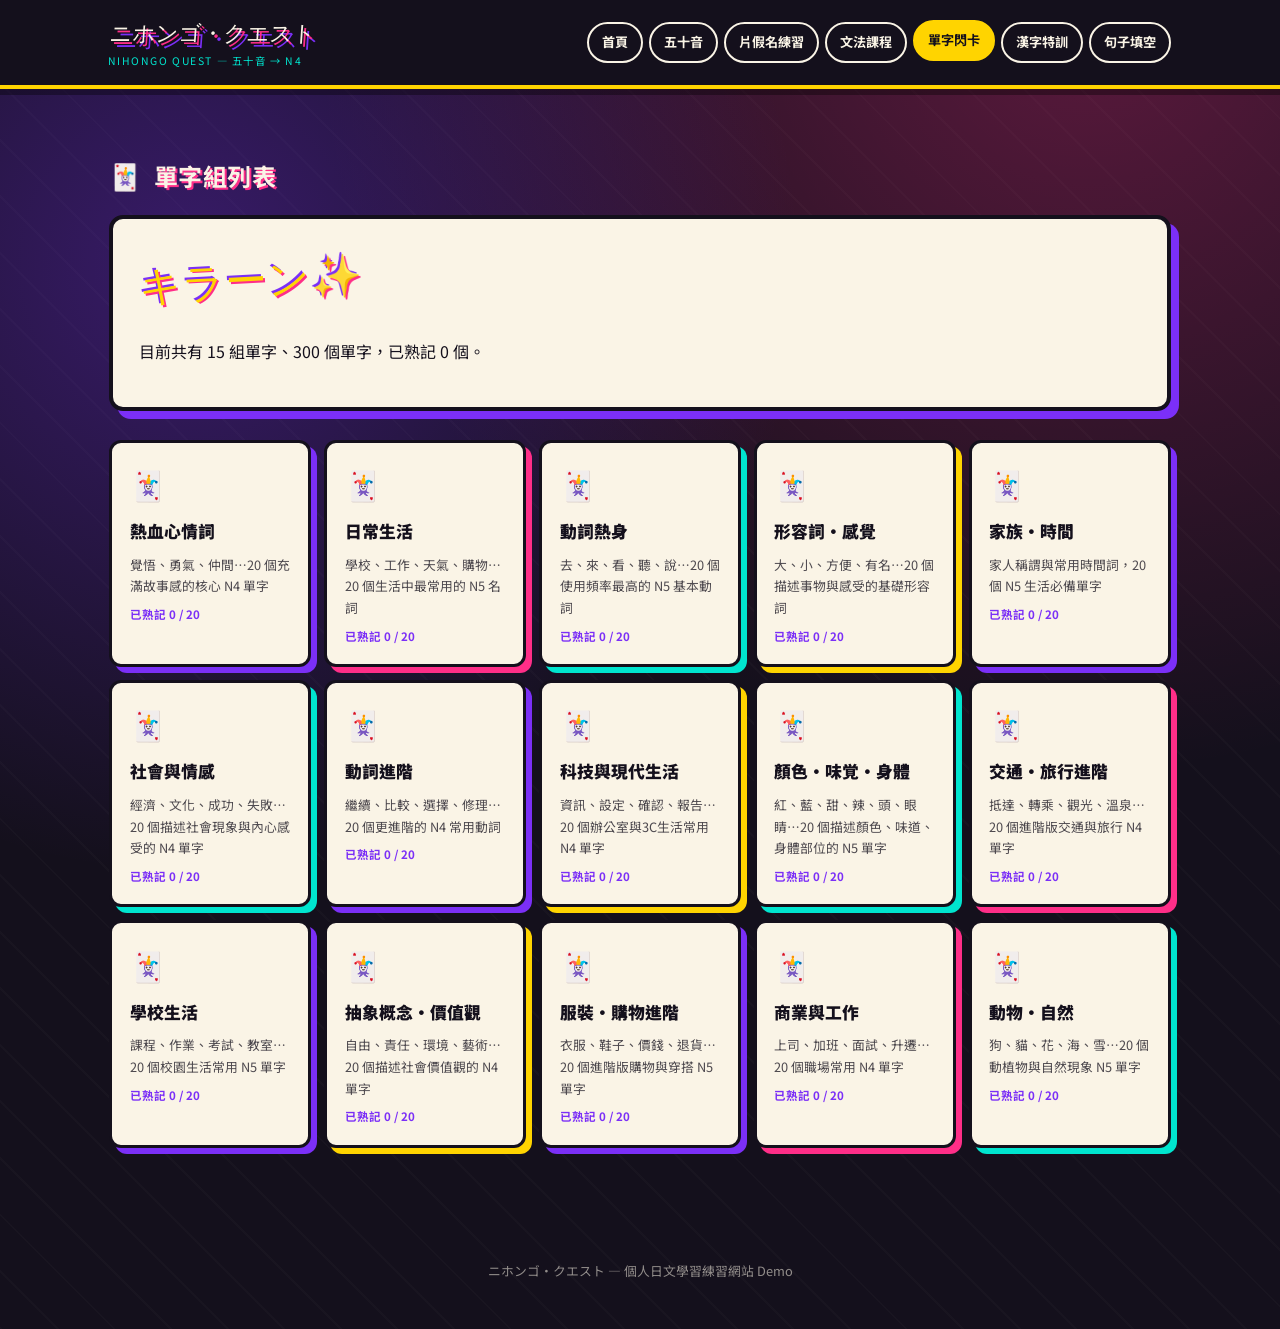
<file: vocab-index.html>
<!DOCTYPE html>
<html lang="zh-Hant">
<head>
<meta charset="UTF-8" />
<meta name="viewport" content="width=device-width, initial-scale=1.0" />
<title>單字組列表｜ニホンゴ・クエスト</title>
<link rel="preconnect" href="https://fonts.googleapis.com">
<link href="https://fonts.googleapis.com/css2?family=Bungee&family=Noto+Sans+JP:wght@400;500;700;900&family=Noto+Sans+TC:wght@400;500;700;900&display=swap" rel="stylesheet">
<link rel="stylesheet" href="css/style.css" />
</head>
<body>
<header class="site-header">
  <div class="header-inner">
    <a class="brand" href="index.html">
      <span class="title">ニホンゴ・クエスト</span>
      <span class="subtitle">NIHONGO QUEST — 五十音 → N4</span>
    </a>
    <nav class="main-nav">
      <a href="index.html">首頁</a>
      <a href="gojuon.html">五十音</a>
      <a href="katakana.html">片假名練習</a>
      <a href="grammar-index.html">文法課程</a>
      <a href="vocab-index.html" aria-current="page">單字閃卡</a>
      <a href="kanji-index.html">漢字特訓</a>
      <a href="anime-fill.html">句子填空</a>
    </nav>
  </div>
</header>

<main>
  <div class="section-title">
    <span class="bolt">🃏</span>
    <h2>單字組列表</h2>
  </div>

  <div class="panel accent-purple">
    <span class="sfx-flourish">キラーン✨</span>
    <p id="vocab-summary">讀取中…</p>
  </div>

  <div class="card-grid" id="vocab-set-list"></div>
</main>

<footer class="site-footer">
  ニホンゴ・クエスト — 個人日文學習練習網站 Demo
</footer>

<script src="js/storage.js"></script>
<script src="js/srs.js"></script>
<script src="js/data/vocab-data.js"></script>
<script src="js/vocab-index.js"></script>
</body>
</html>
</file>
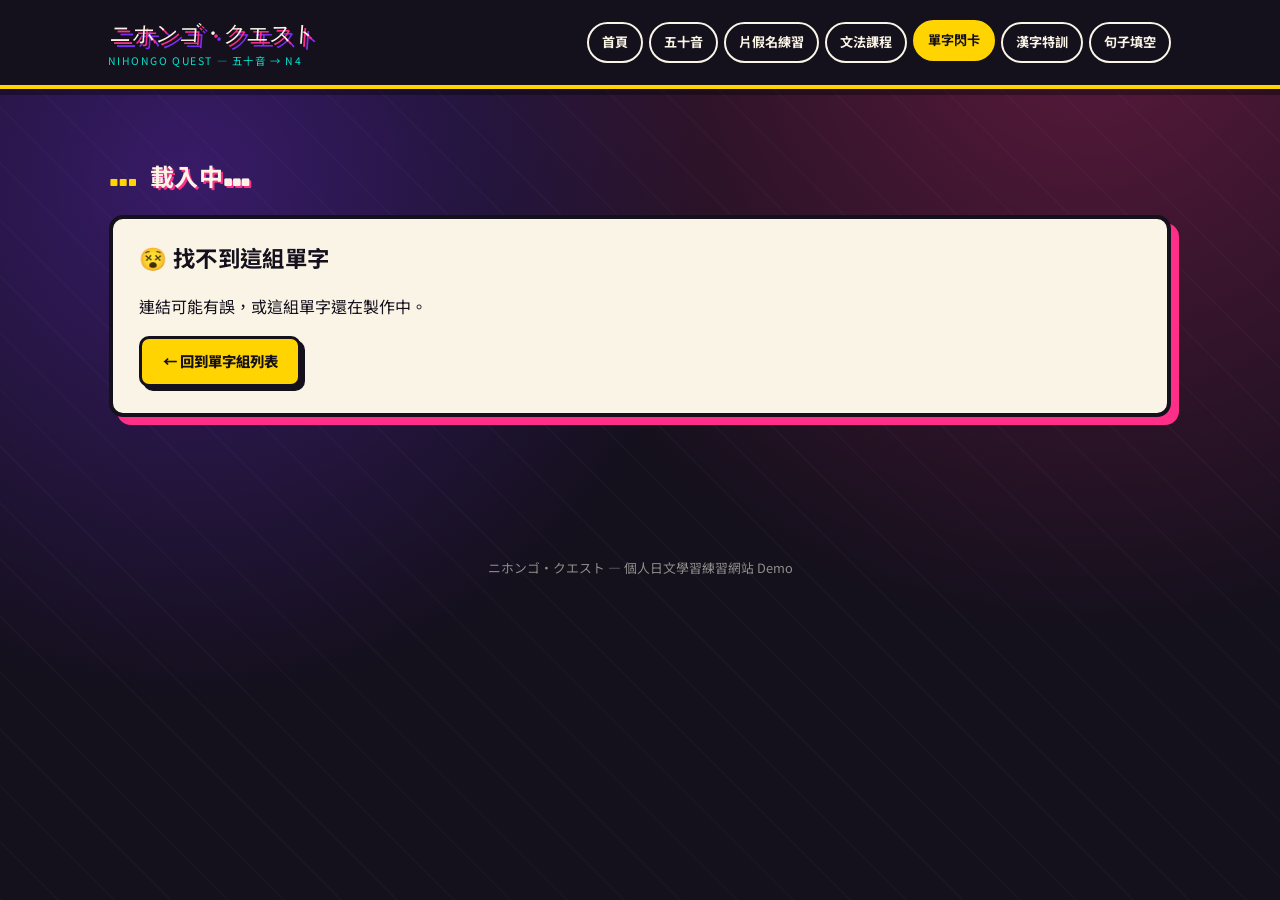
<file: vocab.html>
<!DOCTYPE html>
<html lang="zh-Hant">
<head>
<meta charset="UTF-8" />
<meta name="viewport" content="width=device-width, initial-scale=1.0" />
<title>單字閃卡｜ニホンゴ・クエスト</title>
<link rel="preconnect" href="https://fonts.googleapis.com">
<link href="https://fonts.googleapis.com/css2?family=Bungee&family=Noto+Sans+JP:wght@400;500;700;900&family=Noto+Sans+TC:wght@400;500;700;900&display=swap" rel="stylesheet">
<link rel="stylesheet" href="css/style.css" />
</head>
<body>
<header class="site-header">
  <div class="header-inner">
    <a class="brand" href="index.html">
      <span class="title">ニホンゴ・クエスト</span>
      <span class="subtitle">NIHONGO QUEST — 五十音 → N4</span>
    </a>
    <nav class="main-nav">
      <a href="index.html">首頁</a>
      <a href="gojuon.html">五十音</a>
      <a href="katakana.html">片假名練習</a>
      <a href="grammar-index.html">文法課程</a>
      <a href="vocab-index.html" aria-current="page">單字閃卡</a>
      <a href="kanji-index.html">漢字特訓</a>
      <a href="anime-fill.html">句子填空</a>
    </nav>
  </div>
</header>

<main>
  <div class="section-title">
    <span class="bolt" id="set-level-badge">…</span>
    <h2 id="set-title">載入中…</h2>
  </div>

  <div id="set-not-found" class="panel accent-pink" style="display:none;">
    <h2>😵 找不到這組單字</h2>
    <p>連結可能有誤，或這組單字還在製作中。</p>
    <a class="btn" href="vocab-index.html">← 回到單字組列表</a>
  </div>

  <section id="set-content">
    <div class="panel accent-purple">
      <span class="sfx-flourish">メラメラッ!!</span>
      <p id="set-desc"></p>
      <p>點卡片翻面查看意思，再依照熟悉程度選擇「忘記了／有點難／記得／很簡單」。系統會依照 Leitner 間隔重複邏輯，自動安排下次複習的時間。</p>
      <div class="deck-status" id="deck-status"></div>
    </div>

    <div class="flash-stage" id="flash-stage"></div>

    <div class="btn-row" style="justify-content:center;">
      <button class="btn secondary" id="practice-all-btn">🔁 不管進度，直接練習全部單字</button>
      <a class="btn ghost" href="vocab-index.html">← 回到單字組列表</a>
    </div>
  </section>
</main>

<footer class="site-footer">
  ニホンゴ・クエスト — 個人日文學習練習網站 Demo
</footer>

<script src="js/storage.js"></script>
<script src="js/srs.js"></script>
<script src="js/tts.js"></script>
<script src="js/quiz.js"></script>
<script src="js/flashcard.js"></script>
<script src="js/data/vocab-data.js"></script>
<script src="js/vocab.js"></script>
</body>
</html>
</file>
<file: css/style.css>
/* ==========================================================================
   ニホンゴ・クエスト — Nihongo Quest
   誇張漫畫風格樣式表（原創設計，非引用任何特定作品之角色／商標）
   ========================================================================== */

:root {
  --pink: #ff2e88;
  --purple: #7b2ff7;
  --gold: #ffd400;
  --teal: #00e5cf;
  --ink: #14101c;
  --ink-soft: #211a2e;
  --paper: #faf4e6;
  --paper-dim: #ece2cb;
  --danger: #ff4757;
  --success: #2ed17a;
  --border-w: 4px;
}

* { box-sizing: border-box; }

html { scroll-behavior: smooth; }

body {
  margin: 0;
  background: var(--ink);
  background-image:
    radial-gradient(circle at 15% 20%, rgba(123, 47, 247, 0.35), transparent 40%),
    radial-gradient(circle at 85% 0%, rgba(255, 46, 136, 0.30), transparent 45%),
    repeating-linear-gradient(45deg, rgba(255,255,255,0.02) 0 2px, transparent 2px 40px);
  color: var(--paper);
  font-family: "Noto Sans TC", "Noto Sans JP", sans-serif;
  line-height: 1.7;
  min-height: 100vh;
}

.jp {
  font-family: "Noto Sans JP", "Noto Sans TC", sans-serif;
}

h1, h2, h3, .display {
  font-family: "Bungee", "Noto Sans TC", sans-serif;
  letter-spacing: 0.02em;
  line-height: 1.3;
}

ruby rt {
  font-family: "Noto Sans JP", sans-serif;
  font-size: 0.55em;
  color: var(--purple);
}

a { color: inherit; }

/* ---------- Layout shell ---------- */
.site-header {
  position: sticky;
  top: 0;
  z-index: 50;
  background: var(--ink);
  border-bottom: var(--border-w) solid var(--gold);
  box-shadow: 0 6px 0 rgba(0,0,0,0.35);
}

.header-inner {
  max-width: 1100px;
  margin: 0 auto;
  padding: 0.9rem 1.2rem;
  display: flex;
  align-items: center;
  justify-content: space-between;
  gap: 1rem;
  flex-wrap: wrap;
}

.brand {
  display: flex;
  flex-direction: column;
  text-decoration: none;
  transform: skewX(-4deg);
}

.brand .title {
  font-family: "Bungee", sans-serif;
  font-size: 1.4rem;
  color: var(--paper);
  text-shadow: 3px 3px 0 var(--pink), 6px 6px 0 var(--purple);
}

.brand .subtitle {
  font-size: 0.65rem;
  letter-spacing: 0.15em;
  color: var(--teal);
  transform: skewX(4deg);
}

.main-nav {
  display: flex;
  flex-wrap: wrap;
  gap: 0.4rem;
}

.main-nav a {
  text-decoration: none;
  font-weight: 700;
  font-size: 0.82rem;
  padding: 0.45rem 0.8rem;
  border: 2px solid var(--paper);
  border-radius: 999px;
  color: var(--paper);
  transition: all 0.15s ease;
  white-space: nowrap;
}

.main-nav a:hover,
.main-nav a[aria-current="page"] {
  background: var(--gold);
  color: var(--ink);
  border-color: var(--gold);
  transform: translateY(-2px);
}

main {
  max-width: 1100px;
  margin: 0 auto;
  padding: 2rem 1.2rem 5rem;
}

.site-footer {
  text-align: center;
  padding: 2rem 1rem 3rem;
  color: rgba(250, 244, 230, 0.55);
  font-size: 0.8rem;
}

/* ---------- Hero ---------- */
.hero {
  position: relative;
  padding: 3.2rem 1.5rem;
  margin-bottom: 2.5rem;
  border: var(--border-w) solid var(--paper);
  border-radius: 18px;
  background:
    conic-gradient(from 45deg at 50% 50%, rgba(255,255,255,0.05) 0 10deg, transparent 10deg 20deg) ,
    linear-gradient(135deg, var(--purple), var(--pink) 55%, var(--gold));
  overflow: hidden;
  text-align: center;
  box-shadow: 10px 10px 0 rgba(0,0,0,0.4);
}

.hero .impact-text {
  position: absolute;
  font-family: "Bungee", sans-serif;
  color: rgba(255,255,255,0.18);
  font-size: 6rem;
  top: -0.5rem;
  left: -1rem;
  transform: rotate(-8deg);
  pointer-events: none;
  user-select: none;
}

.hero h1 {
  font-size: clamp(1.8rem, 5vw, 3rem);
  margin: 0 0 0.6rem;
  color: var(--ink);
  text-shadow: 2px 2px 0 var(--paper);
}

.hero p {
  font-size: 1.05rem;
  color: var(--ink);
  max-width: 640px;
  margin: 0 auto;
  font-weight: 600;
}

.hero .cta-row {
  margin-top: 1.6rem;
  display: flex;
  justify-content: center;
  gap: 0.8rem;
  flex-wrap: wrap;
}

/* ---------- Panels (manga panel look) ---------- */
.panel {
  background: var(--paper);
  color: var(--ink);
  border: var(--border-w) solid var(--ink);
  border-radius: 14px;
  padding: 1.6rem;
  margin-bottom: 1.8rem;
  box-shadow: 8px 8px 0 var(--purple);
}

.panel.accent-pink { box-shadow: 8px 8px 0 var(--pink); }
.panel.accent-teal { box-shadow: 8px 8px 0 var(--teal); }
.panel.accent-gold { box-shadow: 8px 8px 0 var(--gold); }

.panel h2 {
  margin-top: 0;
  font-size: 1.4rem;
  display: flex;
  align-items: center;
  gap: 0.5rem;
}

.panel h2 .tag {
  font-family: "Noto Sans TC", sans-serif;
  font-size: 0.65rem;
  background: var(--ink);
  color: var(--gold);
  padding: 0.2rem 0.55rem;
  border-radius: 6px;
  letter-spacing: 0.05em;
}

.section-title {
  display: flex;
  align-items: center;
  gap: 0.8rem;
  margin: 2.2rem 0 1rem;
}

.section-title .bolt {
  font-family: "Bungee", sans-serif;
  color: var(--gold);
  font-size: 1.6rem;
}

.section-title h2 {
  margin: 0;
  color: var(--paper);
  text-shadow: 2px 2px 0 var(--pink);
}

.stripe-divider {
  height: 10px;
  margin: 2rem 0;
  background: repeating-linear-gradient(-45deg, var(--gold) 0 14px, var(--ink) 14px 28px);
  border-radius: 6px;
}

/* ---------- Cards / grids ---------- */
.card-grid {
  display: grid;
  grid-template-columns: repeat(auto-fill, minmax(180px, 1fr));
  gap: 0.8rem;
}

.unit-card {
  display: flex;
  flex-direction: column;
  gap: 0.5rem;
  text-decoration: none;
  background: var(--paper);
  color: var(--ink);
  border: 3px solid var(--ink);
  border-radius: 12px;
  padding: 1.1rem;
  box-shadow: 6px 6px 0 var(--purple);
  transition: transform 0.15s ease, box-shadow 0.15s ease;
}

.unit-card:nth-child(2n) { box-shadow: 6px 6px 0 var(--pink); }
.unit-card:nth-child(3n) { box-shadow: 6px 6px 0 var(--teal); }
.unit-card:nth-child(4n) { box-shadow: 6px 6px 0 var(--gold); }

.unit-card:hover {
  transform: translate(-3px, -3px);
  box-shadow: 10px 10px 0 var(--ink);
}

.unit-card .icon { font-size: 1.8rem; }
.unit-card .name { font-weight: 900; font-size: 1.05rem; }
.unit-card .desc { font-size: 0.8rem; opacity: 0.75; }
.unit-card .progress-label { font-size: 0.72rem; font-weight: 700; color: var(--purple); }

/* ---------- Buttons ---------- */
.btn {
  display: inline-flex;
  align-items: center;
  gap: 0.4rem;
  font-family: "Noto Sans TC", sans-serif;
  font-weight: 800;
  font-size: 0.9rem;
  padding: 0.65rem 1.3rem;
  border: 3px solid var(--ink);
  border-radius: 10px;
  background: var(--gold);
  color: var(--ink);
  cursor: pointer;
  text-decoration: none;
  box-shadow: 4px 4px 0 var(--ink);
  transition: transform 0.12s ease, box-shadow 0.12s ease;
}

.btn:hover { transform: translate(-2px, -2px); box-shadow: 6px 6px 0 var(--ink); }
.btn:active { transform: translate(1px, 1px); box-shadow: 2px 2px 0 var(--ink); }

.btn.secondary { background: var(--paper); }
.btn.pink { background: var(--pink); color: var(--paper); }
.btn.teal { background: var(--teal); }
.btn.purple { background: var(--purple); color: var(--paper); }
.btn.ghost { background: transparent; color: var(--paper); border-color: var(--paper); box-shadow: 4px 4px 0 rgba(255,255,255,0.25); }
.btn:disabled { opacity: 0.4; cursor: not-allowed; box-shadow: none; transform: none; }

.btn-row { display: flex; gap: 0.6rem; flex-wrap: wrap; margin-top: 1rem; }

.speak-btn {
  border: 2px solid var(--ink);
  background: var(--teal);
  border-radius: 50%;
  width: 2.1rem;
  height: 2.1rem;
  display: inline-flex;
  align-items: center;
  justify-content: center;
  cursor: pointer;
  font-size: 1rem;
  flex-shrink: 0;
}
.speak-btn:hover { background: var(--gold); }

/* ---------- Progress bars ---------- */
.progress-bar {
  height: 14px;
  background: var(--ink-soft);
  border: 2px solid var(--ink);
  border-radius: 999px;
  overflow: hidden;
}
.progress-bar > span {
  display: block;
  height: 100%;
  background: linear-gradient(90deg, var(--pink), var(--gold));
}

/* ---------- Gojuon table ---------- */
.gojuon-tools {
  display: flex;
  gap: 0.5rem;
  flex-wrap: wrap;
  margin-bottom: 1.2rem;
}

.kana-tab {
  font-family: "Noto Sans TC", sans-serif;
  font-weight: 800;
  padding: 0.5rem 1rem;
  border: 3px solid var(--ink);
  border-radius: 10px;
  background: var(--paper);
  color: var(--ink);
  cursor: pointer;
}
.kana-tab.active { background: var(--gold); }

.gojuon-grid {
  display: grid;
  grid-template-columns: repeat(5, 1fr);
  gap: 0.5rem;
}

.kana-cell {
  border: 3px solid var(--ink);
  border-radius: 10px;
  background: var(--paper);
  color: var(--ink);
  padding: 0.5rem 0.3rem;
  text-align: center;
  cursor: pointer;
  transition: transform 0.1s ease;
}
.kana-cell:hover { transform: scale(1.06); background: var(--gold); }
.kana-cell .kana { font-size: 1.5rem; font-weight: 700; display: block; }
.kana-cell .kata { font-size: 0.85rem; opacity: 0.6; display: block; }
.kana-cell .romaji { font-size: 0.72rem; letter-spacing: 0.03em; color: var(--purple); display: block; }
.kana-cell.empty { visibility: hidden; }

/* ---------- Flashcards ---------- */
.flash-stage {
  display: flex;
  flex-direction: column;
  align-items: center;
  gap: 1.2rem;
}

.flashcard {
  width: 100%;
  max-width: 420px;
  min-height: 220px;
  perspective: 1200px;
  cursor: pointer;
}

.flashcard-inner {
  position: relative;
  width: 100%;
  height: 220px;
  transition: transform 0.5s;
  transform-style: preserve-3d;
}

.flashcard.flipped .flashcard-inner { transform: rotateY(180deg); }

.flashcard-face {
  position: absolute;
  inset: 0;
  backface-visibility: hidden;
  border: var(--border-w) solid var(--ink);
  border-radius: 16px;
  display: flex;
  flex-direction: column;
  align-items: center;
  justify-content: center;
  padding: 1rem;
  text-align: center;
  gap: 0.5rem;
}

.flashcard-face.front { background: var(--paper); color: var(--ink); box-shadow: 8px 8px 0 var(--purple); }
.flashcard-face.back {
  background: var(--ink);
  color: var(--paper);
  transform: rotateY(180deg);
  box-shadow: 8px 8px 0 var(--pink);
}

.flashcard-face .kanji-word { font-size: 2.4rem; font-weight: 700; }
.flashcard-face .kana-word { font-size: 1rem; color: var(--purple); }
.flashcard-face .meaning { font-size: 1.3rem; font-weight: 700; }
.flashcard-face .example { font-size: 0.85rem; opacity: 0.85; margin-top: 0.4rem; }

.grade-row {
  display: grid;
  grid-template-columns: repeat(4, 1fr);
  gap: 0.5rem;
  width: 100%;
  max-width: 420px;
}
.grade-row button { font-size: 0.78rem; padding: 0.6rem 0.3rem; }

.deck-status {
  display: flex;
  gap: 1rem;
  flex-wrap: wrap;
  font-size: 0.85rem;
}
.deck-status .stat { background: var(--ink-soft); border: 2px solid var(--paper); border-radius: 8px; padding: 0.4rem 0.8rem; }
.deck-status .stat b { color: var(--gold); }

/* ---------- Quiz ---------- */
.quiz-question {
  font-size: 1.1rem;
  font-weight: 700;
  margin-bottom: 1rem;
}
.quiz-options {
  display: grid;
  gap: 0.6rem;
}
.quiz-option {
  text-align: left;
  padding: 0.8rem 1rem;
  border: 3px solid var(--ink);
  border-radius: 10px;
  background: var(--paper);
  color: var(--ink);
  cursor: pointer;
  font-size: 0.95rem;
  font-weight: 600;
}
.quiz-option:hover { background: #fff; }
.quiz-option.correct { background: var(--success); color: var(--ink); }
.quiz-option.incorrect { background: var(--danger); color: #fff; }
.quiz-option:disabled { cursor: not-allowed; }

.quiz-feedback { margin-top: 1rem; font-weight: 700; min-height: 1.4rem; }
.quiz-feedback.correct { color: #157a45; }
.quiz-feedback.incorrect { color: #b0202f; }

.quiz-progress { font-size: 0.8rem; opacity: 0.65; margin-bottom: 0.5rem; }

/* ---------- Kanji cards ---------- */
.kanji-grid {
  display: grid;
  grid-template-columns: repeat(auto-fill, minmax(150px, 1fr));
  gap: 0.8rem;
}

.kanji-tile {
  border: 3px solid var(--ink);
  border-radius: 12px;
  background: var(--paper);
  color: var(--ink);
  padding: 0.8rem;
  cursor: pointer;
  box-shadow: 5px 5px 0 var(--teal);
  min-height: 140px;
  display: flex;
  flex-direction: column;
  align-items: center;
  justify-content: center;
  text-align: center;
  gap: 0.3rem;
}
.kanji-tile .char { font-size: 2.6rem; font-weight: 700; }
.kanji-tile .hint { font-size: 0.7rem; opacity: 0.6; }
.kanji-tile.revealed .detail { display: flex; }
.kanji-tile .detail { display: none; flex-direction: column; gap: 0.15rem; font-size: 0.78rem; }
.kanji-tile .detail .readings b { color: var(--purple); }

/* ---------- Cloze / anime sentence unit ---------- */
.sentence-card {
  border: 3px solid var(--ink);
  border-radius: 12px;
  background: var(--paper);
  color: var(--ink);
  padding: 1.2rem;
  margin-bottom: 1rem;
  box-shadow: 6px 6px 0 var(--gold);
}

.sentence-jp {
  font-size: 1.3rem;
  font-weight: 700;
  display: flex;
  align-items: center;
  gap: 0.6rem;
  flex-wrap: wrap;
}

.blank-select {
  font-family: inherit;
  font-size: 1rem;
  padding: 0.3rem 0.5rem;
  border: 2px solid var(--purple);
  border-radius: 8px;
  background: #fff;
}

.sentence-translation { font-size: 0.85rem; opacity: 0.7; margin-top: 0.5rem; }
.sentence-note { font-size: 0.8rem; color: var(--purple); margin-top: 0.4rem; }

.sfx {
  font-family: "Bungee", sans-serif;
  color: var(--gold);
  text-shadow: 2px 2px 0 var(--pink), -2px -2px 0 var(--purple);
  font-size: 2rem;
  display: inline-block;
  transform: rotate(-4deg);
}

.sfx-flourish {
  font-family: "Bungee", sans-serif;
  color: var(--gold);
  text-shadow: 2px 2px 0 var(--pink), -2px -2px 0 var(--purple);
  font-size: clamp(1.6rem, 4vw, 2.6rem);
  display: inline-block;
  transform: rotate(-3deg);
  margin: 0 0 0.4rem;
  user-select: none;
}

.sfx-inline {
  font-family: "Bungee", sans-serif;
  color: var(--gold);
  text-shadow: 1px 1px 0 var(--pink), -1px -1px 0 var(--purple);
  font-size: 1.15em;
  display: inline-block;
  transform: rotate(-3deg);
  margin-left: 0.35em;
}

.sfx-corner {
  position: absolute;
  top: -0.6rem;
  right: -0.4rem;
  font-family: "Bungee", sans-serif;
  color: var(--gold);
  background: var(--ink);
  text-shadow: 1px 1px 0 var(--pink);
  font-size: 0.7rem;
  padding: 0.15rem 0.4rem;
  border-radius: 6px;
  border: 2px solid var(--paper);
  transform: rotate(6deg);
  pointer-events: none;
  user-select: none;
}

.kanji-tile { position: relative; }

/* ---------- 平假名書寫練習 ---------- */
.stroke-practice-layout {
  display: flex;
  flex-direction: column;
  align-items: center;
  gap: 1rem;
}

.stroke-canvas-wrap {
  position: relative;
  width: min(320px, 90vw);
  height: min(320px, 90vw);
  background: var(--paper);
  border: var(--border-w) solid var(--ink);
  border-radius: 16px;
  box-shadow: 8px 8px 0 var(--pink);
  touch-action: none;
  overflow: hidden;
}

.stroke-canvas-wrap canvas {
  display: block;
  width: 100%;
  height: 100%;
  cursor: crosshair;
}

.stroke-meta {
  display: flex;
  align-items: center;
  gap: 0.8rem;
  flex-wrap: wrap;
  justify-content: center;
  font-weight: 700;
}

.stroke-nav-row {
  display: flex;
  align-items: center;
  gap: 0.8rem;
}

.stroke-nav-row .current-char {
  font-family: "Noto Sans JP", sans-serif;
  font-size: 1.6rem;
  min-width: 3rem;
  text-align: center;
}

.hiragana-picker-grid {
  display: grid;
  grid-template-columns: repeat(10, 1fr);
  gap: 0.4rem;
  max-width: 640px;
  margin: 0 auto;
}

.hiragana-picker-grid button {
  font-family: "Noto Sans JP", sans-serif;
  font-size: 1.1rem;
  padding: 0.4rem 0;
  border: 2px solid var(--ink);
  border-radius: 8px;
  background: var(--paper);
  color: var(--ink);
  cursor: pointer;
}

.hiragana-picker-grid button.active {
  background: var(--gold);
}

@media (max-width: 640px) {
  .hiragana-picker-grid { grid-template-columns: repeat(6, 1fr); }
}

/* ---------- Misc ---------- */
.badge {
  display: inline-block;
  font-size: 0.7rem;
  font-weight: 800;
  padding: 0.15rem 0.5rem;
  border-radius: 999px;
  background: var(--teal);
  color: var(--ink);
}

.note-box {
  border-left: 6px solid var(--purple);
  background: rgba(123,47,247,0.08);
  padding: 0.8rem 1rem;
  border-radius: 6px;
  font-size: 0.88rem;
  margin: 1rem 0;
}

table.grammar-table {
  width: 100%;
  border-collapse: collapse;
  margin: 1rem 0;
  font-size: 0.9rem;
}
table.grammar-table th, table.grammar-table td {
  border: 2px solid var(--ink);
  padding: 0.5rem 0.6rem;
  text-align: left;
}
table.grammar-table th { background: var(--ink); color: var(--gold); }

@media (max-width: 640px) {
  .gojuon-grid { grid-template-columns: repeat(5, 1fr); gap: 0.35rem; }
  .kana-cell .kana { font-size: 1.15rem; }
  .header-inner { flex-direction: column; align-items: flex-start; }
}
</file>
